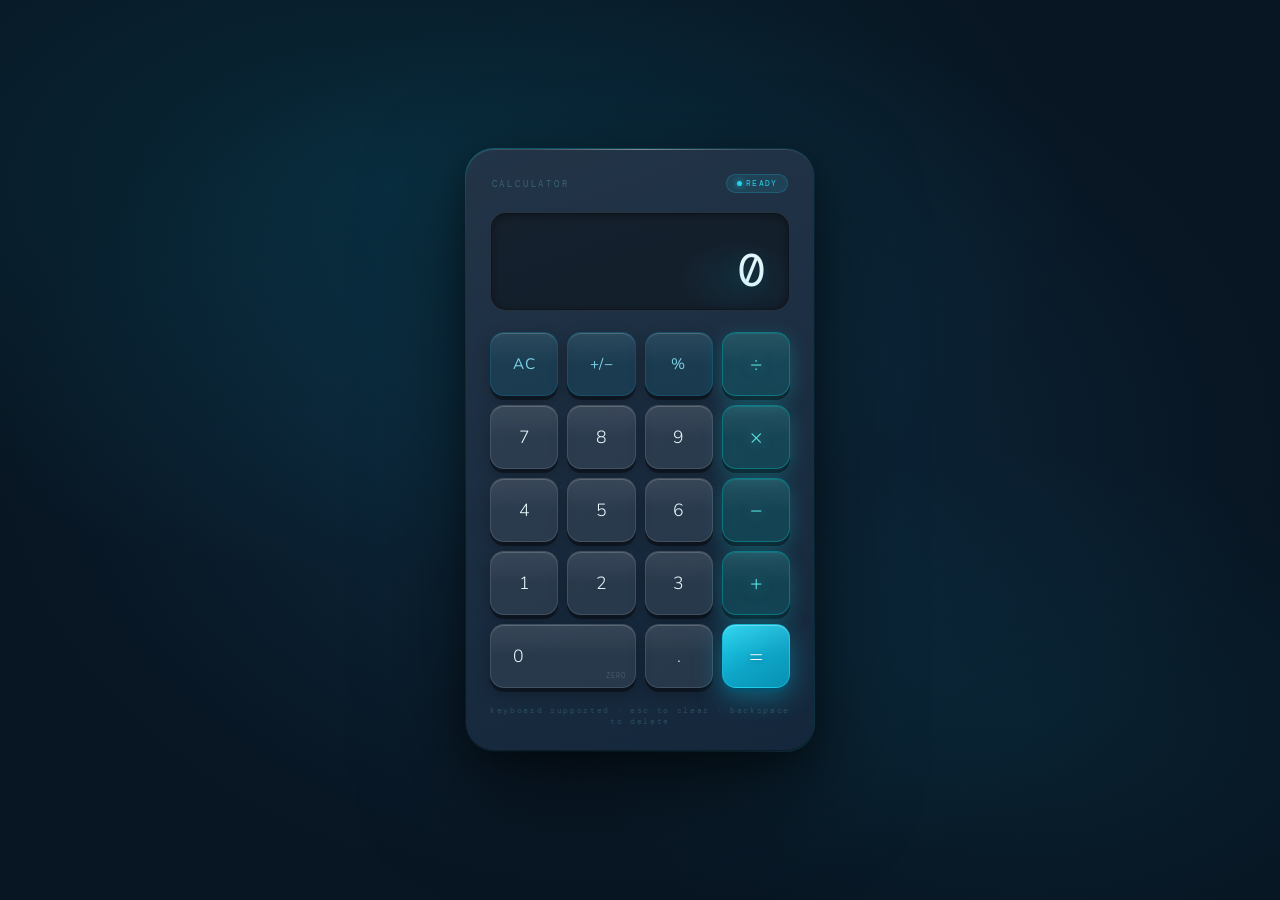
<file: CodeAlpha _Build a Calculator/calculator (1).html>
<!DOCTYPE html>
<html lang="en">
<head>
  <meta charset="UTF-8" />
  <meta name="viewport" content="width=device-width, initial-scale=1.0" />
  <title>Calculator</title>
  <link rel="preconnect" href="https://fonts.googleapis.com" />
  <link href="https://fonts.googleapis.com/css2?family=Nunito:wght@200;300;400;600&family=DM+Mono:wght@300;400&display=swap" rel="stylesheet" />
  <style>
    *, *::before, *::after { box-sizing: border-box; margin: 0; padding: 0; }

    :root {
      /* Ocean blue & teal — soft, elegant */
      --bg-from:      #0a1628;
      --bg-to:        #0d2233;
      --surface:      rgba(255,255,255,0.06);
      --surface-b:    rgba(255,255,255,0.10);
      --glass:        rgba(255,255,255,0.04);

      --key-bg:       rgba(255,255,255,0.07);
      --key-bg-h:     rgba(255,255,255,0.13);
      --key-border:   rgba(255,255,255,0.12);
      --key-shadow-d: rgba(0,0,0,0.35);
      --key-shine:    rgba(255,255,255,0.18);

      --op-bg:        rgba(0,180,180,0.18);
      --op-bg-h:      rgba(0,210,210,0.28);
      --op-border:    rgba(0,200,200,0.35);
      --op-color:     #5de8e8;
      --op-glow:      rgba(0,220,220,0.25);

      --eq-bg:        linear-gradient(135deg, #0ea5c8 0%, #06b6d4 50%, #0891b2 100%);
      --eq-bg-h:      linear-gradient(135deg, #22d3ee 0%, #0ea5c8 100%);
      --eq-border:    rgba(34,211,238,0.5);
      --eq-color:     #fff;
      --eq-glow:      rgba(6,182,212,0.45);

      --sp-bg:        rgba(255,255,255,0.05);
      --sp-color:     #7dd3e8;

      --display-bg:   rgba(0,0,0,0.35);
      --display-border: rgba(255,255,255,0.08);

      --text-bright:  #e8f8fc;
      --text-mid:     #7ab8cc;
      --text-dim:     #3a6a7a;
      --accent:       #22d3ee;
      --teal:         #0ea5c8;

      --radius-calc:  28px;
      --radius-key:   14px;
      --radius-disp:  16px;
    }

    body {
      font-family: 'Nunito', sans-serif;
      min-height: 100vh;
      display: flex;
      align-items: center;
      justify-content: center;
      padding: 1rem;
      background:
        radial-gradient(ellipse 100% 80% at 30% 20%, rgba(6,182,212,0.12) 0%, transparent 55%),
        radial-gradient(ellipse 70% 60% at 80% 80%, rgba(14,165,200,0.08) 0%, transparent 50%),
        radial-gradient(ellipse 50% 50% at 50% 50%, #0d2a3f 0%, #081522 100%);
      background-attachment: fixed;
    }

    /* ── Outer glow ring ── */
    .calc-wrap {
      position: relative;
    }

    .calc-wrap::before {
      content: '';
      position: absolute;
      inset: -1px;
      border-radius: calc(var(--radius-calc) + 1px);
      background: linear-gradient(135deg,
        rgba(34,211,238,0.4) 0%,
        rgba(6,182,212,0.1) 40%,
        rgba(0,100,130,0.2) 70%,
        rgba(34,211,238,0.3) 100%);
      z-index: 0;
    }

    /* ── Calculator Shell ── */
    .calc {
      position: relative;
      z-index: 1;
      width: 348px;
      background:
        linear-gradient(160deg, rgba(255,255,255,0.09) 0%, rgba(255,255,255,0.03) 100%);
      background-color: #0d2035;
      border-radius: var(--radius-calc);
      padding: 1.6rem 1.5rem 1.5rem;
      box-shadow:
        0 40px 100px rgba(0,0,0,0.55),
        0 12px 32px rgba(0,0,0,0.35),
        inset 0 1px 0 rgba(255,255,255,0.12),
        inset 0 -1px 0 rgba(0,0,0,0.3);
      backdrop-filter: blur(20px);
    }

    /* Top specular line */
    .calc::after {
      content: '';
      position: absolute;
      top: 0; left: 18%; right: 18%;
      height: 1px;
      background: linear-gradient(to right, transparent, rgba(255,255,255,0.35), transparent);
      border-radius: 1px;
    }

    /* ── Header ── */
    .calc-header {
      display: flex;
      align-items: center;
      justify-content: space-between;
      margin-bottom: 1.2rem;
      padding: 0 0.1rem;
    }

    .calc-label {
      font-family: 'DM Mono', monospace;
      font-size: 0.58rem;
      font-weight: 300;
      letter-spacing: 0.3em;
      text-transform: uppercase;
      color: var(--text-dim);
    }

    .calc-badge {
      display: flex;
      align-items: center;
      gap: 4px;
      background: rgba(34,211,238,0.1);
      border: 1px solid rgba(34,211,238,0.2);
      border-radius: 20px;
      padding: 3px 10px;
    }

    .badge-dot {
      width: 5px; height: 5px;
      border-radius: 50%;
      background: var(--accent);
      box-shadow: 0 0 6px var(--accent);
      animation: dotPulse 2.4s ease infinite;
    }

    @keyframes dotPulse {
      0%,100% { opacity: 1; box-shadow: 0 0 6px var(--accent); }
      50%      { opacity: 0.5; box-shadow: 0 0 2px var(--accent); }
    }

    .badge-text {
      font-family: 'DM Mono', monospace;
      font-size: 0.52rem;
      letter-spacing: 0.15em;
      color: var(--accent);
      text-transform: uppercase;
    }

    /* ── Display ── */
    .display-wrap {
      background: var(--display-bg);
      border: 1px solid var(--display-border);
      border-radius: var(--radius-disp);
      padding: 1.1rem 1.3rem 1rem;
      margin-bottom: 1.3rem;
      position: relative;
      overflow: hidden;
      box-shadow:
        inset 0 2px 12px rgba(0,0,0,0.4),
        inset 0 0 0 1px rgba(0,0,0,0.2);
    }

    /* Inner glow */
    .display-wrap::before {
      content: '';
      position: absolute;
      bottom: -10px; right: -10px;
      width: 120px; height: 80px;
      background: radial-gradient(ellipse, rgba(6,182,212,0.08) 0%, transparent 70%);
      pointer-events: none;
    }

    .display-expression {
      font-family: 'DM Mono', monospace;
      font-size: 0.68rem;
      font-weight: 300;
      color: var(--text-dim);
      text-align: right;
      min-height: 1.1em;
      letter-spacing: 0.05em;
      white-space: nowrap;
      overflow: hidden;
      text-overflow: ellipsis;
      margin-bottom: 0.4rem;
      transition: color 0.2s ease;
    }

    .display-main {
      font-family: 'DM Mono', monospace;
      font-size: 2.8rem;
      font-weight: 400;
      color: var(--text-bright);
      text-align: right;
      letter-spacing: -0.03em;
      line-height: 1;
      white-space: nowrap;
      overflow: hidden;
      text-overflow: ellipsis;
      text-shadow: 0 0 30px rgba(34,211,238,0.15);
      transition: all 0.1s ease;
    }

    .display-main.error {
      font-size: 1rem;
      color: #f87171;
      letter-spacing: 0;
      text-shadow: none;
    }

    .display-main.pulse { animation: numPulse 0.15s ease; }

    @keyframes numPulse {
      0%   { transform: scale(1);    opacity: 1; }
      40%  { transform: scale(1.04); opacity: 0.9; }
      100% { transform: scale(1);    opacity: 1; }
    }

    /* Cursor blink */
    .display-main::after {
      content: '';
      display: inline-block;
      width: 2px; height: 0.72em;
      background: var(--accent);
      margin-left: 3px;
      vertical-align: middle;
      border-radius: 1px;
      opacity: 0;
      box-shadow: 0 0 6px var(--accent);
    }
    .display-main.active::after {
      animation: blink 1.4s ease infinite;
    }
    @keyframes blink {
      0%,100% { opacity: 0; }
      45%,55% { opacity: 0.8; }
    }

    /* ── Keypad ── */
    .keypad {
      display: grid;
      grid-template-columns: repeat(4, 1fr);
      gap: 9px;
    }

    /* ── Base Key ── */
    .key {
      font-family: 'Nunito', sans-serif;
      font-size: 1.1rem;
      font-weight: 300;
      color: var(--text-bright);
      background: var(--key-bg);
      border: 1px solid var(--key-border);
      border-radius: var(--radius-key);
      height: 64px;
      cursor: pointer;
      display: flex;
      align-items: center;
      justify-content: center;
      position: relative;
      outline: none;
      transition:
        transform 0.08s cubic-bezier(0.34,1.56,0.64,1),
        box-shadow 0.08s ease,
        background 0.15s ease;
      box-shadow:
        0 4px 0 rgba(0,0,0,0.4),
        0 6px 16px rgba(0,0,0,0.25),
        inset 0 1px 0 var(--key-shine);
      user-select: none;
      -webkit-tap-highlight-color: transparent;
      overflow: hidden;
    }

    /* Shimmer overlay */
    .key::before {
      content: '';
      position: absolute;
      top: 0; left: 0; right: 0;
      height: 50%;
      background: linear-gradient(to bottom, rgba(255,255,255,0.07), transparent);
      border-radius: var(--radius-key) var(--radius-key) 0 0;
      pointer-events: none;
    }

    .key:hover {
      background: var(--key-bg-h);
      box-shadow:
        0 4px 0 rgba(0,0,0,0.35),
        0 8px 20px rgba(0,0,0,0.2),
        inset 0 1px 0 rgba(255,255,255,0.22);
    }

    .key:active, .key.pressed {
      transform: translateY(3px) scale(0.97);
      box-shadow:
        0 1px 0 rgba(0,0,0,0.4),
        0 2px 6px rgba(0,0,0,0.2),
        inset 0 2px 4px rgba(0,0,0,0.25);
    }

    /* ── Operator keys ── */
    .key.op {
      color: var(--op-color);
      background: var(--op-bg);
      border-color: var(--op-border);
      font-size: 1.3rem;
      font-weight: 300;
      box-shadow:
        0 4px 0 rgba(0,0,0,0.4),
        0 6px 20px var(--op-glow),
        inset 0 1px 0 rgba(0,230,230,0.15);
      text-shadow: 0 0 14px rgba(93,232,232,0.5);
    }

    .key.op:hover {
      background: var(--op-bg-h);
      box-shadow:
        0 4px 0 rgba(0,0,0,0.35),
        0 8px 28px rgba(0,220,220,0.35),
        inset 0 1px 0 rgba(0,230,230,0.2);
    }

    .key.op:active, .key.op.pressed {
      transform: translateY(3px) scale(0.97);
      box-shadow:
        0 1px 0 rgba(0,0,0,0.4),
        0 3px 12px rgba(0,220,220,0.2),
        inset 0 2px 4px rgba(0,0,0,0.3);
    }

    /* ── Equals key ── */
    .key.eq {
      background: linear-gradient(150deg, #22d3ee 0%, #0ea5c8 55%, #0891b2 100%);
      border-color: rgba(34,211,238,0.5);
      color: #fff;
      font-size: 1.5rem;
      font-weight: 200;
      box-shadow:
        0 4px 0 rgba(4,80,110,0.7),
        0 8px 28px rgba(6,182,212,0.45),
        inset 0 1px 0 rgba(255,255,255,0.3);
      text-shadow: 0 1px 4px rgba(0,0,0,0.3);
    }

    .key.eq:hover {
      background: linear-gradient(150deg, #34e8ff 0%, #22c5e0 55%, #0bafd4 100%);
      box-shadow:
        0 4px 0 rgba(4,80,110,0.7),
        0 12px 36px rgba(6,182,212,0.6),
        inset 0 1px 0 rgba(255,255,255,0.35);
    }

    .key.eq:active, .key.eq.pressed {
      transform: translateY(3px) scale(0.97);
      box-shadow:
        0 1px 0 rgba(4,80,110,0.7),
        0 4px 16px rgba(6,182,212,0.4),
        inset 0 2px 5px rgba(0,0,0,0.2);
    }

    /* ── Special (AC, +/−, %) ── */
    .key.sp {
      color: var(--sp-color);
      background: rgba(14,165,200,0.1);
      border-color: rgba(14,165,200,0.2);
      font-size: 0.95rem;
      font-weight: 400;
      letter-spacing: 0.02em;
    }

    .key.sp:hover {
      background: rgba(14,165,200,0.18);
    }

    /* Wide */
    .key.wide { grid-column: span 2; justify-content: flex-start; padding-left: 1.4rem; }
    .key.wide::before { right: 0; border-radius: var(--radius-key) 0 0 0; }

    /* Sub label */
    .key-sub {
      position: absolute;
      bottom: 7px; right: 9px;
      font-size: 0.46rem;
      font-family: 'DM Mono', monospace;
      letter-spacing: 0.12em;
      color: rgba(255,255,255,0.2);
      text-transform: uppercase;
    }

    /* ── Footer hint ── */
    .kb-hint {
      font-family: 'DM Mono', monospace;
      font-size: 0.52rem;
      letter-spacing: 0.2em;
      color: var(--text-dim);
      text-align: center;
      margin-top: 1.1rem;
      opacity: 0.55;
    }

    /* ── Responsive ── */
    @media (max-width: 380px) {
      .calc { width: 100%; padding: 1.2rem 1rem; }
      .key { height: 58px; font-size: 1rem; }
      .display-main { font-size: 2.2rem; }
      .keypad { gap: 7px; }
    }

    @media (prefers-reduced-motion: reduce) {
      .key, .display-main { transition: none; animation: none; }
    }
  </style>
</head>
<body>

<div class="calc-wrap">
  <div class="calc" role="application" aria-label="Calculator">

    <div class="calc-header">
      <span class="calc-label">Calculator</span>
      <div class="calc-badge">
        <span class="badge-dot"></span>
        <span class="badge-text">Ready</span>
      </div>
    </div>

    <div class="display-wrap">
      <div class="display-expression" id="expression" aria-live="polite"></div>
      <div class="display-main active" id="display" aria-live="assertive" aria-atomic="true">0</div>
    </div>

    <div class="keypad" id="keypad">
      <!-- Row 1 -->
      <button class="key sp" data-action="clear"   aria-label="Clear">AC</button>
      <button class="key sp" data-action="sign"    aria-label="Toggle sign">+/−</button>
      <button class="key sp" data-action="percent" aria-label="Percent">%</button>
      <button class="key op" data-action="op" data-value="÷" aria-label="Divide">÷</button>
      <!-- Row 2 -->
      <button class="key" data-action="num" data-value="7">7</button>
      <button class="key" data-action="num" data-value="8">8</button>
      <button class="key" data-action="num" data-value="9">9</button>
      <button class="key op" data-action="op" data-value="×" aria-label="Multiply">×</button>
      <!-- Row 3 -->
      <button class="key" data-action="num" data-value="4">4</button>
      <button class="key" data-action="num" data-value="5">5</button>
      <button class="key" data-action="num" data-value="6">6</button>
      <button class="key op" data-action="op" data-value="−" aria-label="Subtract">−</button>
      <!-- Row 4 -->
      <button class="key" data-action="num" data-value="1">1</button>
      <button class="key" data-action="num" data-value="2">2</button>
      <button class="key" data-action="num" data-value="3">3</button>
      <button class="key op" data-action="op" data-value="+" aria-label="Add">+</button>
      <!-- Row 5 -->
      <button class="key wide" data-action="num" data-value="0" aria-label="Zero">0<span class="key-sub">zero</span></button>
      <button class="key" data-action="decimal" aria-label="Decimal">.</button>
      <button class="key eq" data-action="equals" aria-label="Equals">=</button>
    </div>

    <p class="kb-hint">keyboard supported · esc to clear · backspace to delete</p>

  </div>
</div>

<script>
  const state = {
    current:  "0",
    previous: null,
    operator: null,
    justCalc: false,
    hasError: false,
  };

  const display    = document.getElementById("display");
  const expression = document.getElementById("expression");

  function render() {
    display.textContent = state.current;
    display.classList.toggle("error", state.hasError);
    expression.textContent =
      state.operator && state.previous !== null
        ? `${state.previous} ${state.operator}`
        : "";
  }

  function flashPulse() {
    display.classList.remove("pulse");
    void display.offsetWidth;
    display.classList.add("pulse");
  }

  function inputNum(digit) {
    if (state.hasError) reset();
    if (state.justCalc) { state.current = digit; state.justCalc = false; return; }
    if (state.current === "0" && digit !== ".") state.current = digit;
    else if (state.current.length < 13) state.current += digit;
  }

  function inputDecimal() {
    if (state.justCalc) { state.current = "0."; state.justCalc = false; return; }
    if (!state.current.includes(".")) state.current += ".";
  }

  function inputOperator(op) {
    if (state.hasError) return;
    if (state.operator && !state.justCalc) calculate(false);
    state.previous = state.current;
    state.operator = op;
    state.justCalc = true;
  }

  function calculate(isFinal = true) {
    if (!state.operator || state.previous === null) return;
    const a = parseFloat(state.previous);
    const b = parseFloat(state.current);
    let result;
    switch (state.operator) {
      case "+": result = a + b; break;
      case "−": result = a - b; break;
      case "×": result = a * b; break;
      case "÷":
        if (b === 0) {
          state.current = "Can't divide by 0";
          state.hasError = true;
          state.operator = null; state.previous = null; state.justCalc = false;
          render(); return;
        }
        result = a / b; break;
      default: return;
    }
    const str = String(parseFloat(result.toPrecision(10)));
    state.current = str.length > 13 ? result.toExponential(4) : str;
    if (isFinal) {
      state.operator = null; state.previous = null; state.justCalc = true;
      flashPulse();
    }
  }

  function toggleSign() {
    if (state.hasError) return;
    const n = parseFloat(state.current);
    if (!isNaN(n) && n !== 0) state.current = String(n * -1);
  }

  function percent() {
    if (state.hasError) return;
    const n = parseFloat(state.current);
    if (!isNaN(n)) state.current = String(n / 100);
  }

  function reset() {
    state.current = "0"; state.previous = null;
    state.operator = null; state.justCalc = false; state.hasError = false;
  }

  function backspace() {
    if (state.hasError || state.justCalc) return;
    state.current = state.current.length > 1 ? state.current.slice(0, -1) : "0";
  }

  function handle(action, value) {
    switch (action) {
      case "num":     inputNum(value);      break;
      case "decimal": inputDecimal();       break;
      case "op":      inputOperator(value); break;
      case "equals":  calculate(true);      break;
      case "clear":   reset();              break;
      case "sign":    toggleSign();         break;
      case "percent": percent();            break;
    }
    render();
  }

  // Button interactions
  const keypad = document.getElementById("keypad");
  keypad.addEventListener("pointerdown", e => {
    const b = e.target.closest(".key"); if (b) b.classList.add("pressed");
  });
  ["pointerup","pointerleave"].forEach(ev =>
    keypad.addEventListener(ev, e => {
      const b = e.target.closest(".key"); if (b) b.classList.remove("pressed");
    })
  );
  keypad.addEventListener("click", e => {
    const b = e.target.closest(".key"); if (!b) return;
    handle(b.dataset.action, b.dataset.value);
  });

  // Keyboard
  const KEY_MAP = {
    "0":["num","0"],"1":["num","1"],"2":["num","2"],"3":["num","3"],
    "4":["num","4"],"5":["num","5"],"6":["num","6"],"7":["num","7"],
    "8":["num","8"],"9":["num","9"],
    ".":["decimal",null],",":["decimal",null],
    "+":["op","+"],"-":["op","−"],"*":["op","×"],"/":["op","÷"],
    "x":["op","×"],"X":["op","×"],
    "Enter":["equals",null],"=":["equals",null],
    "Escape":["clear",null],"Delete":["clear",null],"c":["clear",null],"C":["clear",null],
    "Backspace":["backspace",null],"%":["percent",null],
  };

  document.addEventListener("keydown", e => {
    const mapped = KEY_MAP[e.key]; if (!mapped) return;
    e.preventDefault();
    const [action, value] = mapped;
    const sel = value ? `[data-action="${action}"][data-value="${value}"]` : `[data-action="${action}"]`;
    const btn = document.querySelector(sel);
    if (btn) { btn.classList.add("pressed"); setTimeout(() => btn.classList.remove("pressed"), 120); }
    if (action === "backspace") { backspace(); render(); }
    else handle(action, value);
  });

  render();
</script>
</body>
</html>
</file>
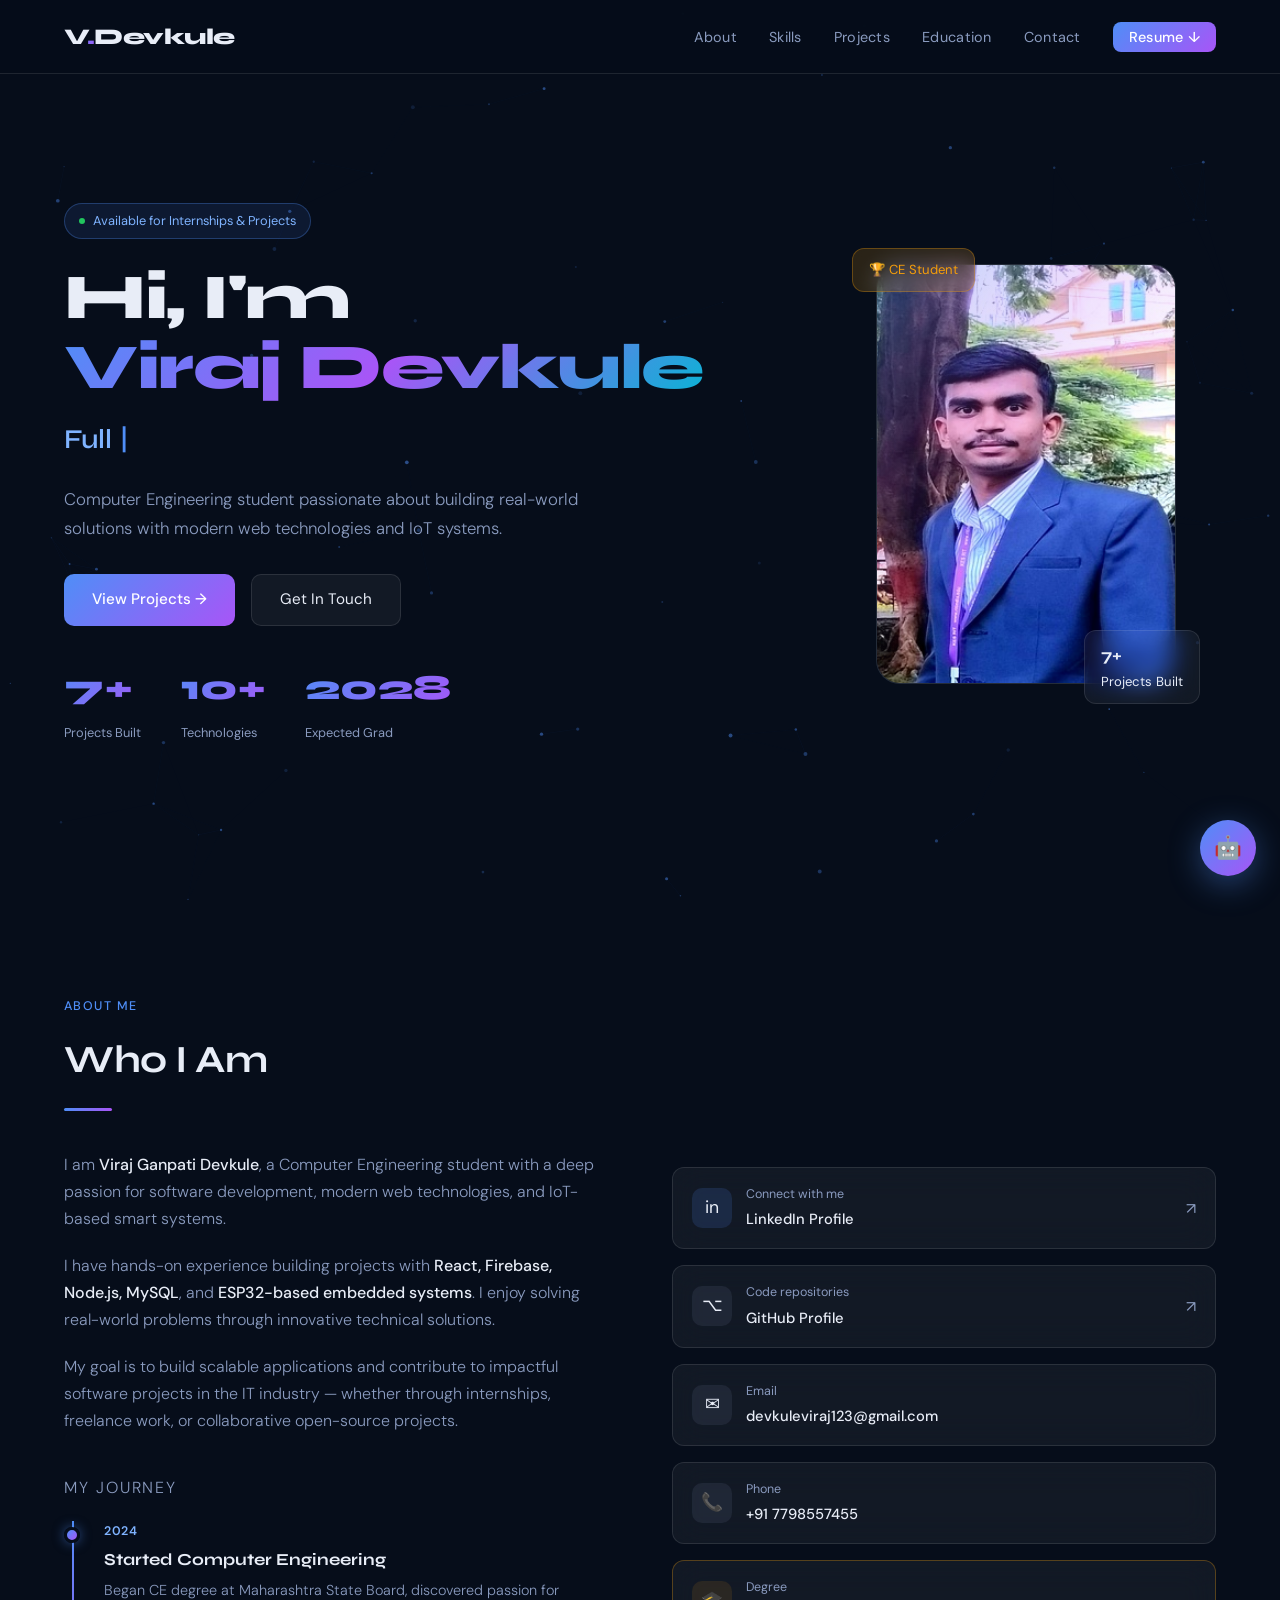
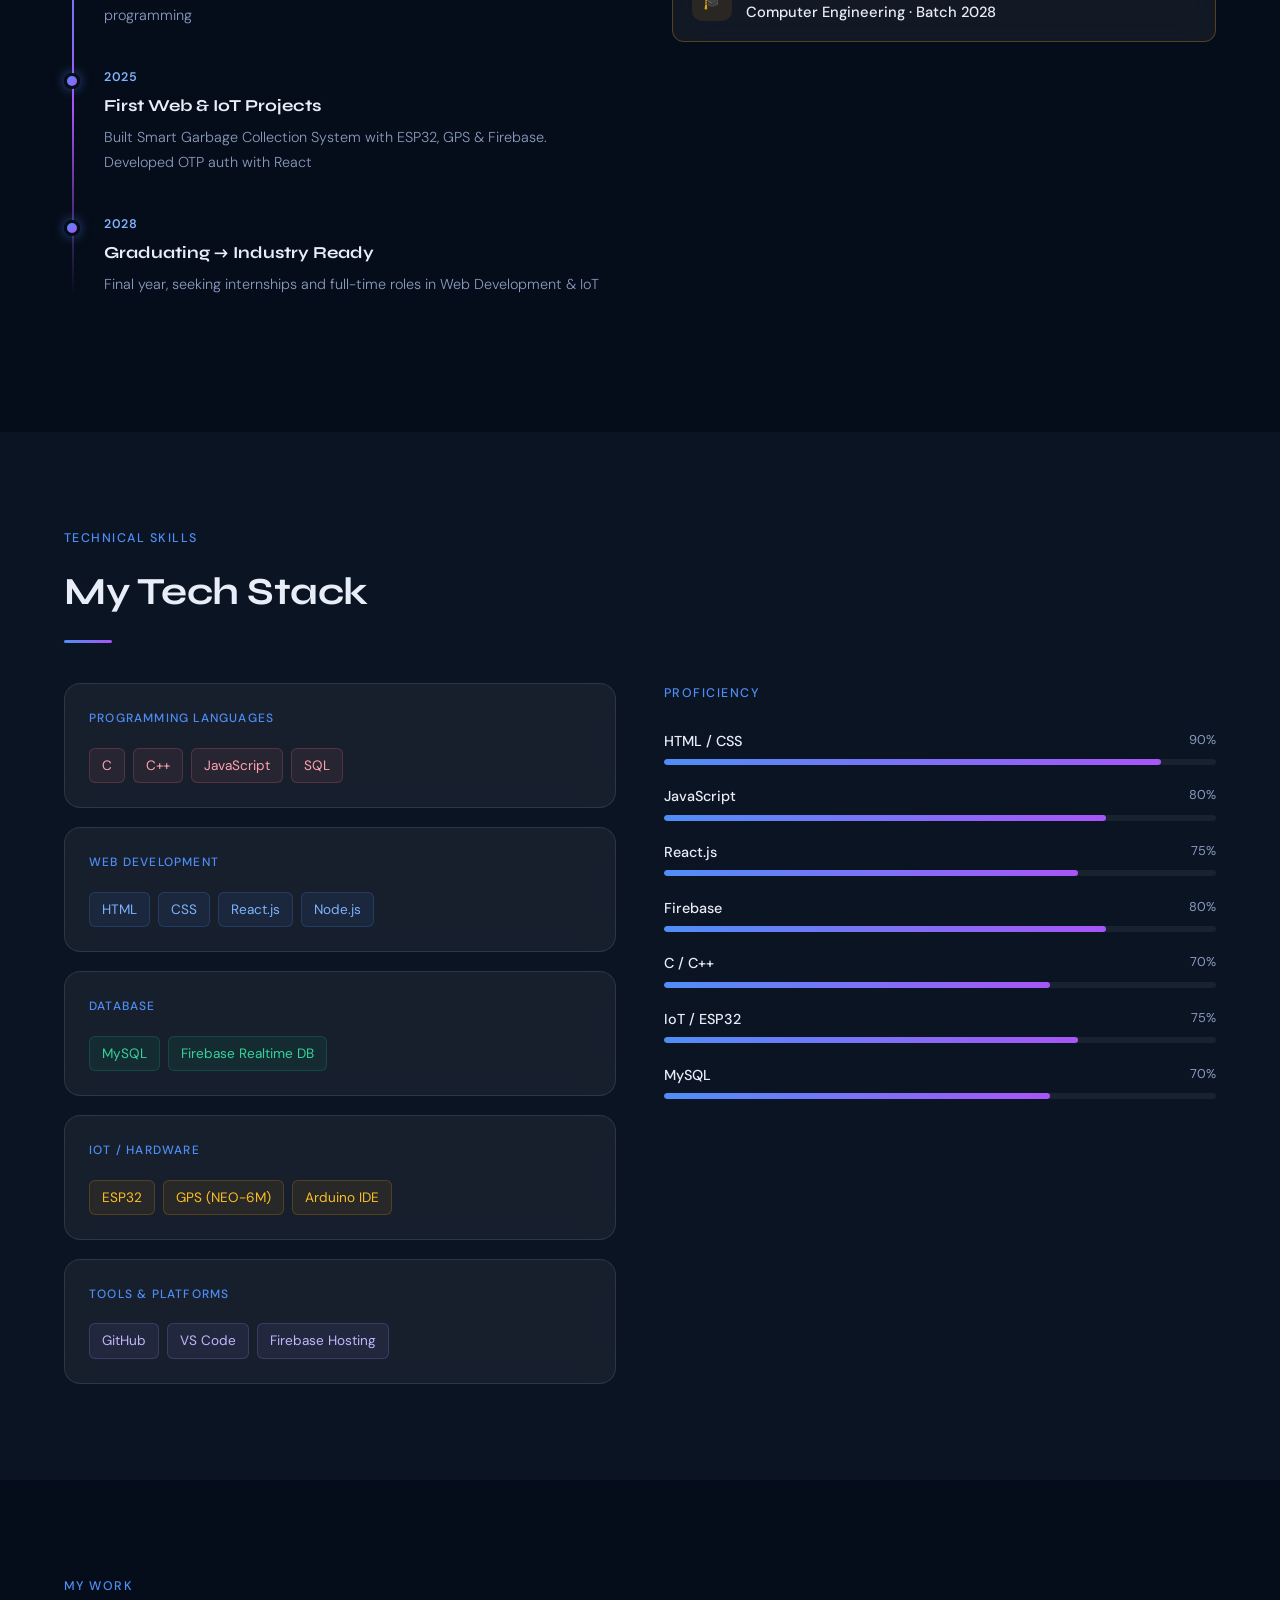
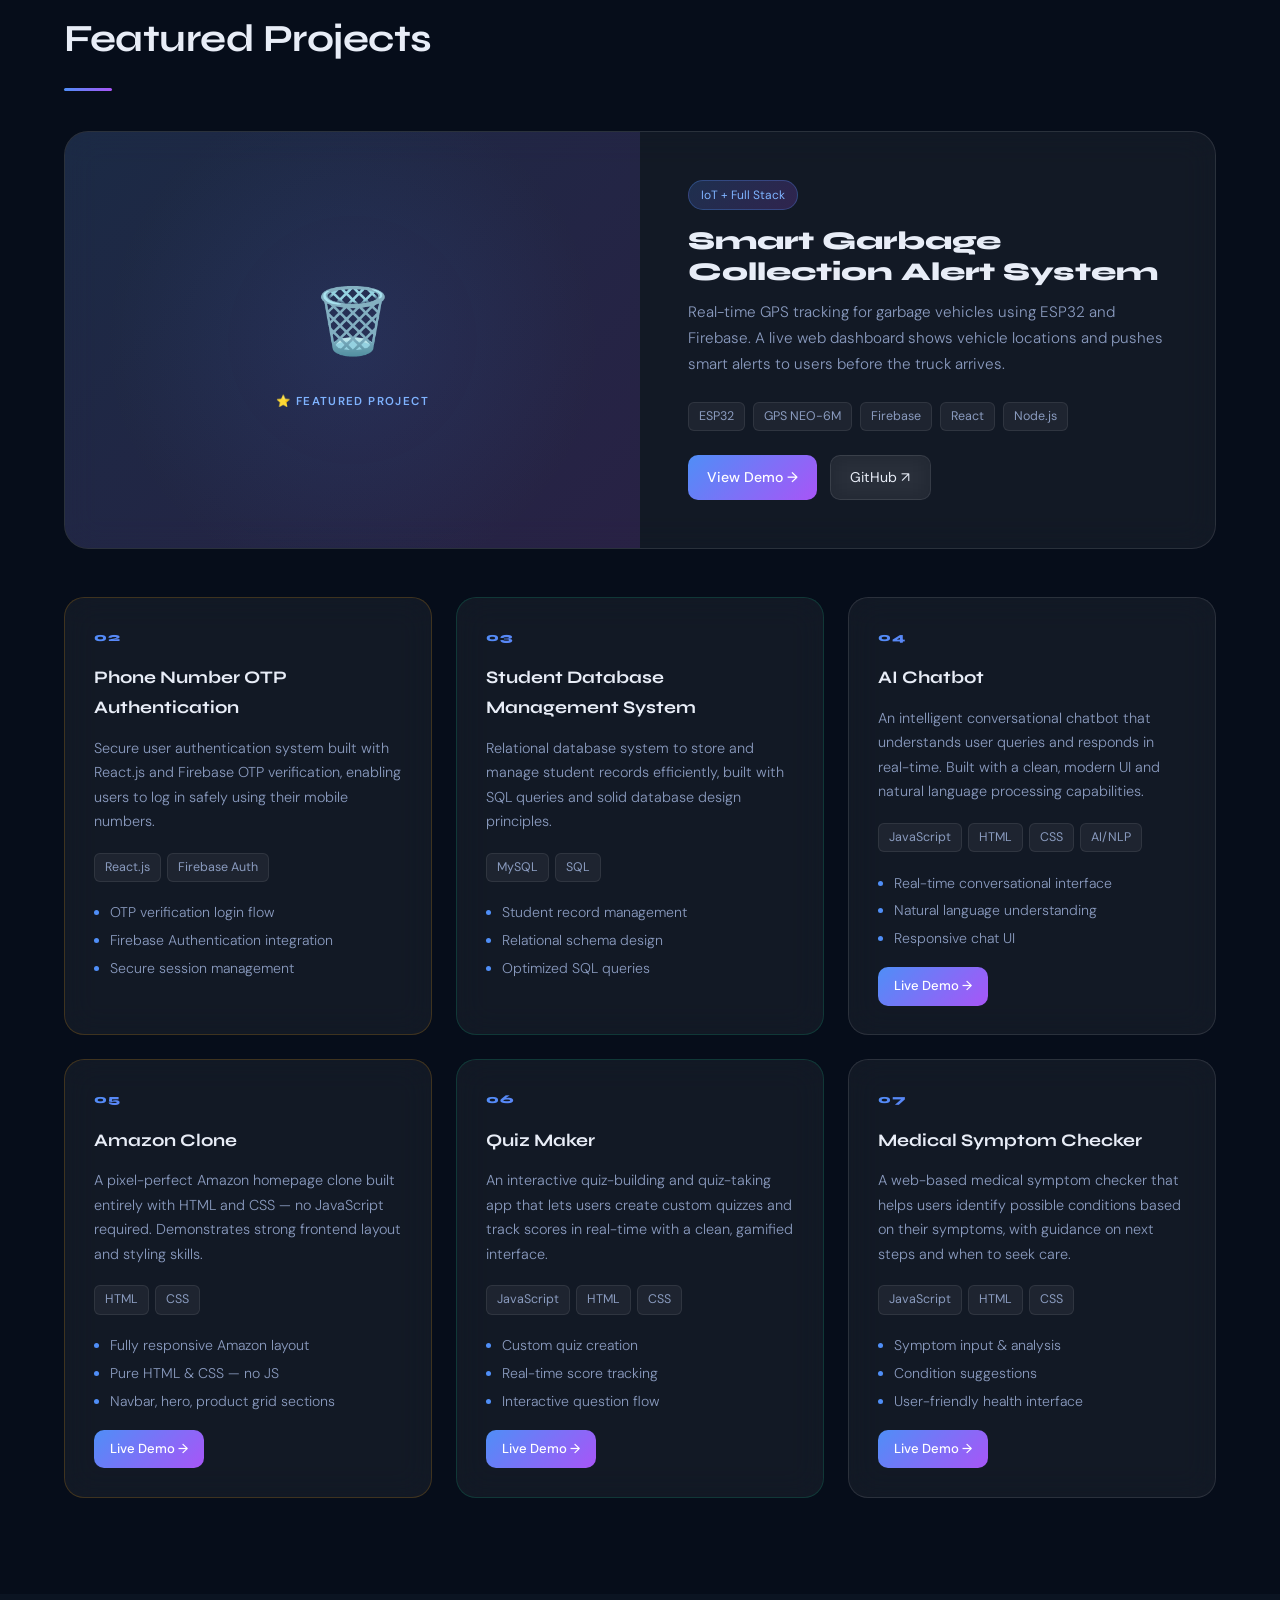
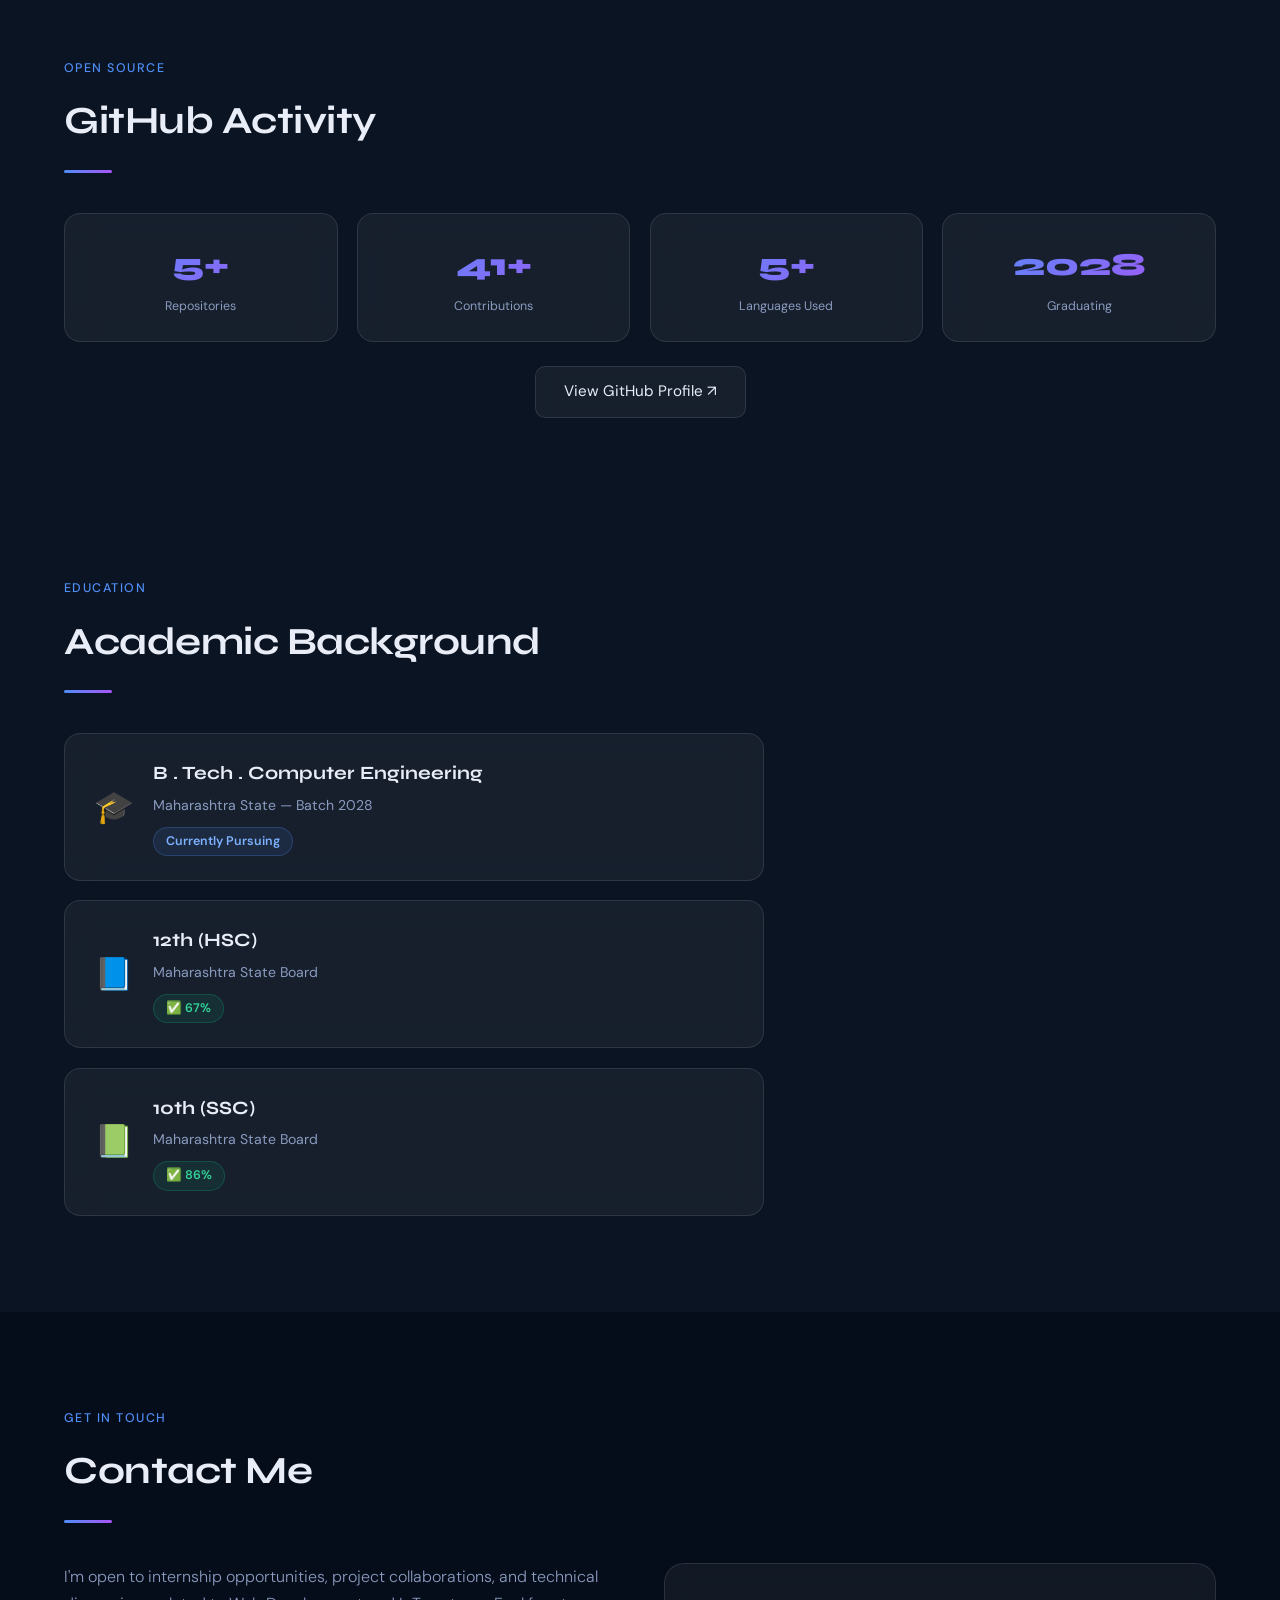
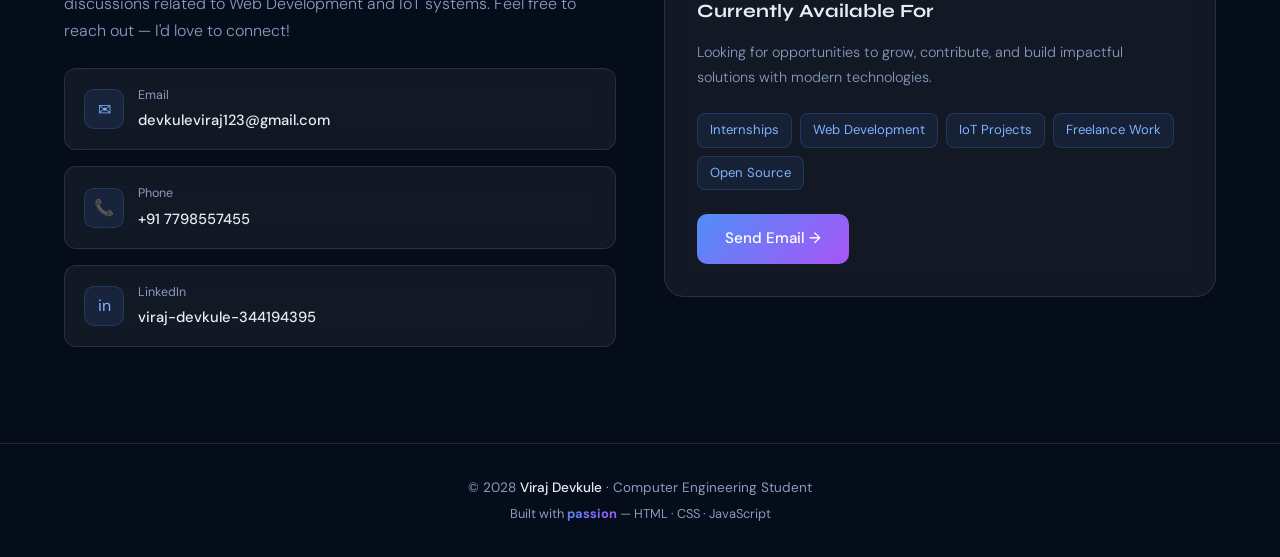
<file: CodeAlpha_Build Your Own Portfolio Site/viraj_portfolio_upgraded.html>
<!DOCTYPE html>
<html lang="en">
<head>
<meta charset="UTF-8">
<meta name="viewport" content="width=device-width, initial-scale=1.0">
<title>Viraj Devkule – Portfolio</title>
<link href="https://fonts.googleapis.com/css2?family=Syne:wght@400;600;700;800&family=DM+Sans:ital,wght@0,300;0,400;0,500;1,300&display=swap" rel="stylesheet">
<style>
:root {
  --navy: #060d1a;
  --navy2: #0b1422;
  --accent: #4f8ef7;
  --accent2: #7fb3ff;
  --gold: #f59e0b;
  --surface: rgba(255,255,255,0.04);
  --surface2: rgba(255,255,255,0.07);
  --text: #e8edf7;
  --muted: #8a9bbf;
  --border: rgba(79,142,247,0.15);
  --glass: rgba(255,255,255,0.05);
  --glass-border: rgba(255,255,255,0.1);
  --grad1: #4f8ef7;
  --grad2: #a855f7;
  --grad3: #06b6d4;
}
*, *::before, *::after { box-sizing: border-box; margin: 0; padding: 0; }
html { scroll-behavior: smooth; }
body {
  font-family: 'DM Sans', sans-serif;
  background: var(--navy);
  color: var(--text);
  overflow-x: hidden;
  line-height: 1.7;
  cursor: default;
}

/* LOADING SCREEN */
#loader {
  position: fixed; inset: 0; z-index: 9999;
  background: var(--navy);
  display: flex; align-items: center; justify-content: center;
  flex-direction: column;
  transition: opacity 0.6s ease;
}
.loader-text {
  font-family: 'Syne', sans-serif;
  font-size: clamp(2.5rem, 8vw, 5rem);
  font-weight: 800;
  background: linear-gradient(135deg, var(--grad1), var(--grad2), var(--grad3));
  -webkit-background-clip: text; -webkit-text-fill-color: transparent;
  letter-spacing: -2px;
  overflow: hidden;
  white-space: nowrap;
  width: 0;
  animation: typewriter 1.4s steps(5) 0.3s forwards;
}
@keyframes typewriter { to { width: 5ch; } }
.loader-bar {
  margin-top: 24px;
  width: 200px; height: 2px;
  background: rgba(255,255,255,0.1);
  border-radius: 99px;
  overflow: hidden;
}
.loader-bar-fill {
  height: 100%;
  background: linear-gradient(90deg, var(--grad1), var(--grad2));
  border-radius: 99px;
  animation: loadBar 1.6s ease forwards;
}
@keyframes loadBar { from { width: 0; } to { width: 100%; } }

/* PARTICLES */
#particles { position: fixed; inset: 0; z-index: 0; pointer-events: none; }

/* NAV */
nav {
  position: fixed; top: 0; left: 0; right: 0; z-index: 100;
  display: flex; justify-content: space-between; align-items: center;
  padding: 1.1rem 5%;
  background: rgba(6,13,26,0.8);
  backdrop-filter: blur(20px);
  border-bottom: 1px solid var(--glass-border);
}
.logo {
  font-family: 'Syne', sans-serif;
  font-weight: 800; font-size: 1.4rem; color: var(--text);
  letter-spacing: -0.5px;
}
.logo span { 
  background: linear-gradient(135deg, var(--grad1), var(--grad2));
  -webkit-background-clip: text; -webkit-text-fill-color: transparent;
}
nav ul { list-style: none; display: flex; gap: 2rem; align-items: center; }
nav ul a {
  text-decoration: none; color: var(--muted);
  font-size: 0.9rem; font-weight: 400;
  transition: color 0.2s;
  letter-spacing: 0.02em;
}
nav ul a:hover { color: var(--text); }
.nav-resume {
  background: linear-gradient(135deg, var(--grad1), var(--grad2));
  color: #fff !important;
  padding: 6px 16px; border-radius: 8px;
  font-weight: 500 !important;
  transition: opacity 0.2s, transform 0.15s !important;
}
.nav-resume:hover { opacity: 0.9; transform: translateY(-1px) !important; color: #fff !important; }

/* HERO */
.hero {
  min-height: 100vh;
  display: flex; align-items: center;
  padding: 7rem 5% 4rem;
  position: relative; overflow: hidden; z-index: 1;
}
.hero-inner {
  display: grid;
  grid-template-columns: 1fr 380px;
  gap: 4rem; align-items: center;
  max-width: 1200px; margin: 0 auto; width: 100%;
  position: relative; z-index: 2;
}
.hero-badge {
  display: inline-flex; align-items: center; gap: 8px;
  background: rgba(79,142,247,0.1);
  border: 1px solid rgba(79,142,247,0.3);
  padding: 6px 14px; border-radius: 100px;
  font-size: 0.8rem; color: var(--accent2);
  margin-bottom: 1.5rem;
  animation: fadeUp 0.6s ease both;
}
.dot { width: 6px; height: 6px; border-radius: 50%; background: #22c55e; animation: pulse 2s infinite; }
@keyframes pulse { 0%,100%{opacity:1} 50%{opacity:0.4} }
.hero h1 {
  font-family: 'Syne', sans-serif;
  font-size: clamp(2.8rem, 5vw, 4.2rem);
  font-weight: 800;
  line-height: 1.1;
  letter-spacing: -1.5px;
  margin-bottom: 0.5rem;
  animation: fadeUp 0.6s 0.1s ease both;
}
.hero h1 .name-grad {
  background: linear-gradient(135deg, var(--grad1), var(--grad2), var(--grad3));
  -webkit-background-clip: text; -webkit-text-fill-color: transparent;
}
.typing-wrapper {
  font-family: 'Syne', sans-serif;
  font-size: clamp(1.2rem, 2.5vw, 1.7rem);
  font-weight: 600;
  color: var(--muted);
  margin-bottom: 1.2rem;
  height: 2em;
  animation: fadeUp 0.6s 0.15s ease both;
  display: flex; align-items: center; gap: 8px;
}
.typing-text { color: var(--accent2); }
.cursor-blink { color: var(--accent); animation: blink 0.8s infinite; }
@keyframes blink { 0%,100%{opacity:1} 50%{opacity:0} }
.hero-sub {
  font-size: 1.05rem; color: var(--muted);
  max-width: 520px; margin-bottom: 2rem;
  animation: fadeUp 0.6s 0.2s ease both;
  font-weight: 300;
}
.hero-btns {
  display: flex; gap: 1rem; flex-wrap: wrap;
  animation: fadeUp 0.6s 0.3s ease both;
}
.btn-primary {
  display: inline-flex; align-items: center; gap: 8px;
  background: linear-gradient(135deg, var(--grad1), var(--grad2));
  color: #fff; text-decoration: none;
  padding: 0.75rem 1.75rem; border-radius: 10px;
  font-weight: 500; font-size: 0.95rem;
  transition: opacity 0.2s, transform 0.15s;
  border: none; cursor: pointer;
}
.btn-primary:hover { opacity: 0.9; transform: translateY(-2px); }
.btn-outline {
  display: inline-flex; align-items: center; gap: 8px;
  border: 1px solid var(--glass-border);
  background: var(--glass);
  backdrop-filter: blur(10px);
  color: var(--text); text-decoration: none;
  padding: 0.75rem 1.75rem; border-radius: 10px;
  font-weight: 400; font-size: 0.95rem;
  transition: border-color 0.2s, transform 0.15s;
}
.btn-outline:hover { border-color: var(--accent); transform: translateY(-2px); }

/* HERO PHOTO — 3D tilt */
.hero-photo {
  position: relative;
  animation: fadeUp 0.6s 0.2s ease both;
  display: flex; justify-content: center;
}
.photo-tilt-wrapper {
  perspective: 800px;
}
.photo-frame {
  width: 300px; height: 420px;
  border-radius: 24px;
  overflow: hidden;
  border: 1px solid var(--glass-border);
  position: relative;
  background: #0b1422;
  transform-style: preserve-3d;
  transition: transform 0.15s ease;
  display: block;
}
.photo-frame-inner {
  width: 100%; height: 100%;
  display: flex; align-items: center; justify-content: center;
  font-family: 'Syne', sans-serif;
  font-size: 1.1rem;
  color: var(--muted);
  text-align: center;
  padding: 2rem;
  flex-direction: column; gap: 1rem;
}
.photo-avatar {
  width: 120px; height: 120px; border-radius: 50%;
  background: linear-gradient(135deg, var(--grad1), var(--grad2));
  display: flex; align-items: center; justify-content: center;
  font-size: 3rem; font-weight: 800; color: #fff;
  font-family: 'Syne', sans-serif;
}
.photo-glow {
  position: absolute; inset: -2px; border-radius: 26px;
  background: linear-gradient(135deg, rgba(79,142,247,0.4), rgba(168,85,247,0.2), transparent 60%);
  pointer-events: none; z-index: 1;
}
.float-badge {
  position: absolute; z-index: 10;
  background: var(--glass); backdrop-filter: blur(12px);
  border: 1px solid var(--glass-border); border-radius: 12px;
  padding: 10px 16px; font-size: 0.82rem;
  animation: floatY 3s ease-in-out infinite;
}
@keyframes floatY { 0%,100%{transform:translateY(0)} 50%{transform:translateY(-8px)} }
.float-badge.bottom-right { bottom: -20px; right: -24px; }
.float-badge.top-left { top: -16px; left: -24px; animation-delay: 1s; }
.float-badge strong { display: block; font-size: 1.1rem; color: var(--text); font-family: 'Syne', sans-serif; }
.badge-gold { background: rgba(245,158,11,0.15); border-color: rgba(245,158,11,0.3); color: var(--gold); }

@keyframes fadeUp { from { opacity:0; transform:translateY(24px); } to { opacity:1; transform:none; } }

/* SCROLL REVEAL */
.reveal { opacity: 0; transform: translateY(40px); transition: opacity 0.7s ease, transform 0.7s ease; }
.reveal.visible { opacity: 1; transform: none; }

/* SECTIONS */
section { padding: 6rem 5%; position: relative; z-index: 1; }
.section-inner { max-width: 1200px; margin: 0 auto; }
.section-label {
  font-size: 0.78rem; letter-spacing: 0.12em; text-transform: uppercase;
  color: var(--accent); font-weight: 500; margin-bottom: 0.6rem;
}
.section-title {
  font-family: 'Syne', sans-serif;
  font-size: clamp(1.8rem, 3vw, 2.6rem);
  font-weight: 700; margin-bottom: 1rem; letter-spacing: -0.5px;
}
.section-divider {
  width: 48px; height: 3px;
  background: linear-gradient(90deg, var(--grad1), var(--grad2));
  border-radius: 99px; margin-bottom: 2.5rem;
}

/* STATS COUNTER */
.stats-hero {
  display: flex; gap: 2.5rem; margin-top: 2rem;
  animation: fadeUp 0.6s 0.4s ease both;
  flex-wrap: wrap;
}
.stat-item { }
.stat-item .num {
  font-family: 'Syne', sans-serif; font-size: 2.2rem; font-weight: 800;
  background: linear-gradient(135deg, var(--grad1), var(--grad2));
  -webkit-background-clip: text; -webkit-text-fill-color: transparent;
  display: block;
}
.stat-item .lbl { font-size: 0.8rem; color: var(--muted); }

/* TIMELINE */
.timeline { position: relative; padding-left: 2.5rem; }
.timeline::before {
  content: '';
  position: absolute; left: 8px; top: 0; bottom: 0; width: 2px;
  background: linear-gradient(180deg, var(--grad1), var(--grad2), transparent);
}
.tl-item { position: relative; margin-bottom: 2.5rem; }
.tl-dot {
  position: absolute; left: -2.5rem; top: 6px;
  width: 16px; height: 16px; border-radius: 50%;
  background: linear-gradient(135deg, var(--grad1), var(--grad2));
  border: 3px solid var(--navy);
  box-shadow: 0 0 12px rgba(79,142,247,0.5);
}
.tl-year {
  font-size: 0.78rem; color: var(--accent2);
  font-weight: 600; letter-spacing: 0.05em;
  margin-bottom: 4px;
}
.tl-title {
  font-family: 'Syne', sans-serif;
  font-size: 1.05rem; font-weight: 700; margin-bottom: 4px;
}
.tl-desc { font-size: 0.9rem; color: var(--muted); font-weight: 300; }

/* ABOUT */
.about-grid { display: grid; grid-template-columns: 1fr 1fr; gap: 4rem; align-items: start; }
.about-text p { color: var(--muted); margin-bottom: 1.2rem; font-size: 1rem; font-weight: 300; }
.about-text p strong { color: var(--text); font-weight: 500; }

/* GLASS CARD */
.glass-card {
  background: var(--glass);
  backdrop-filter: blur(16px);
  border: 1px solid var(--glass-border);
  border-radius: 16px; padding: 1.5rem;
  transition: border-color 0.2s, transform 0.2s;
}
.glass-card:hover { border-color: rgba(79,142,247,0.4); transform: translateY(-4px); }

/* SKILLS */
.skills-bg { background: var(--navy2); }
.skills-grid { display: grid; grid-template-columns: repeat(auto-fit, minmax(240px, 1fr)); gap: 1.5rem; }
.skill-group {
  background: var(--glass);
  backdrop-filter: blur(16px);
  border: 1px solid var(--glass-border);
  border-radius: 16px; padding: 1.5rem;
  transition: border-color 0.2s, transform 0.2s;
}
.skill-group:hover { border-color: rgba(79,142,247,0.3); transform: translateY(-3px); }
.skill-group-title {
  font-size: 0.75rem; letter-spacing: 0.1em; text-transform: uppercase;
  color: var(--accent); margin-bottom: 1.2rem; font-weight: 500;
}
.skill-tags { display: flex; flex-wrap: wrap; gap: 8px; }
.skill-tag {
  background: rgba(79,142,247,0.08);
  border: 1px solid rgba(79,142,247,0.2);
  color: var(--accent2);
  padding: 5px 12px; border-radius: 6px;
  font-size: 0.85rem; font-weight: 400;
}
.skill-tag.iot { background: rgba(245,158,11,0.08); border-color: rgba(245,158,11,0.2); color: #fbbf24; }
.skill-tag.db { background: rgba(16,185,129,0.08); border-color: rgba(16,185,129,0.2); color: #34d399; }
.skill-tag.tool { background: rgba(167,139,250,0.08); border-color: rgba(167,139,250,0.2); color: #c4b5fd; }
.skill-tag.lang { background: rgba(251,113,133,0.08); border-color: rgba(251,113,133,0.2); color: #fda4af; }

/* SKILL BARS */
.skill-bars { display: flex; flex-direction: column; gap: 1.2rem; }
.skill-bar-item {}
.skill-bar-top { display: flex; justify-content: space-between; margin-bottom: 6px; }
.skill-bar-label { font-size: 0.9rem; font-weight: 500; }
.skill-bar-pct { font-size: 0.8rem; color: var(--muted); }
.skill-bar-track {
  height: 6px; background: rgba(255,255,255,0.06);
  border-radius: 99px; overflow: hidden;
}
.skill-bar-fill {
  height: 100%; border-radius: 99px;
  background: linear-gradient(90deg, var(--grad1), var(--grad2));
  width: 0; transition: width 1.4s cubic-bezier(0.16, 1, 0.3, 1);
}

/* FEATURED PROJECT */
.featured-project {
  background: var(--glass);
  backdrop-filter: blur(16px);
  border: 1px solid var(--glass-border);
  border-radius: 24px;
  overflow: hidden;
  margin-bottom: 3rem;
  display: grid; grid-template-columns: 1fr 1fr;
  gap: 0;
}
.fp-visual {
  background: linear-gradient(135deg, rgba(79,142,247,0.15), rgba(168,85,247,0.15));
  padding: 3rem;
  display: flex; align-items: center; justify-content: center;
  flex-direction: column; gap: 1rem;
  position: relative; overflow: hidden;
}
.fp-visual::before {
  content: '';
  position: absolute; inset: 0;
  background: radial-gradient(circle at 50% 50%, rgba(79,142,247,0.1), transparent 70%);
}
.fp-icon { font-size: 4rem; position: relative; z-index: 1; }
.fp-label {
  font-size: 0.72rem; letter-spacing: 0.12em; text-transform: uppercase;
  color: var(--accent2); font-weight: 600; position: relative; z-index: 1;
}
.fp-info { padding: 3rem; }
.fp-badge {
  display: inline-block;
  background: linear-gradient(135deg, rgba(79,142,247,0.2), rgba(168,85,247,0.2));
  border: 1px solid rgba(79,142,247,0.3);
  padding: 4px 12px; border-radius: 100px;
  font-size: 0.75rem; color: var(--accent2);
  margin-bottom: 1rem;
}
.fp-info h3 {
  font-family: 'Syne', sans-serif; font-size: 1.6rem; font-weight: 800;
  line-height: 1.2; margin-bottom: 0.8rem;
}
.fp-info p { color: var(--muted); font-size: 0.95rem; font-weight: 300; margin-bottom: 1.5rem; }
.fp-tech { display: flex; flex-wrap: wrap; gap: 8px; margin-bottom: 1.5rem; }
.fp-btns { display: flex; gap: 0.8rem; }

/* PROJECTS GRID */
.projects-grid { display: grid; grid-template-columns: repeat(auto-fit, minmax(320px, 1fr)); gap: 1.5rem; }
.project-card {
  background: var(--glass);
  backdrop-filter: blur(16px);
  border: 1px solid var(--glass-border);
  border-radius: 20px; padding: 1.8rem;
  position: relative; overflow: hidden;
  transition: border-color 0.2s, transform 0.2s;
}
.project-card:hover { border-color: rgba(79,142,247,0.4); transform: translateY(-6px); }
.project-card::before {
  content: '';
  position: absolute; top: 0; left: 0; right: 0; height: 1px;
  background: linear-gradient(90deg, transparent, rgba(79,142,247,0.5), transparent);
  opacity: 0; transition: opacity 0.2s;
}
.project-card:hover::before { opacity: 1; }
.project-card.gold { border-color: rgba(245,158,11,0.2); }
.project-card.gold:hover { border-color: rgba(245,158,11,0.5); }
.project-card.green { border-color: rgba(16,185,129,0.2); }
.project-card.green:hover { border-color: rgba(16,185,129,0.5); }
.project-num {
  font-family: 'Syne', sans-serif; font-size: 0.75rem;
  color: var(--muted); letter-spacing: 0.1em; margin-bottom: 1rem;
  background: linear-gradient(135deg, var(--grad1), var(--grad2));
  -webkit-background-clip: text; -webkit-text-fill-color: transparent;
  font-weight: 800;
}
.project-card h3 {
  font-family: 'Syne', sans-serif; font-size: 1.1rem;
  font-weight: 700; margin-bottom: 0.8rem;
}
.project-card p { color: var(--muted); font-size: 0.9rem; font-weight: 300; margin-bottom: 1.2rem; }
.tech-stack { display: flex; flex-wrap: wrap; gap: 6px; margin-bottom: 1.2rem; }
.tech-tag {
  background: rgba(255,255,255,0.05);
  border: 1px solid rgba(255,255,255,0.08);
  color: var(--muted); padding: 3px 10px; border-radius: 6px; font-size: 0.78rem;
}
.feature-list { padding-left: 1rem; }
.feature-list li { color: var(--muted); font-size: 0.88rem; margin-bottom: 4px; font-weight: 300; }
.feature-list li::marker { color: var(--accent); }

/* GITHUB STATS */
.github-stats { display: grid; grid-template-columns: repeat(auto-fit, minmax(150px, 1fr)); gap: 1.2rem; }
.gh-card {
  background: var(--glass);
  backdrop-filter: blur(16px);
  border: 1px solid var(--glass-border);
  border-radius: 16px; padding: 1.5rem; text-align: center;
  transition: border-color 0.2s, transform 0.2s;
}
.gh-card:hover { border-color: rgba(79,142,247,0.3); transform: translateY(-3px); }
.gh-num {
  font-family: 'Syne', sans-serif; font-size: 2rem; font-weight: 800;
  background: linear-gradient(135deg, var(--grad1), var(--grad2));
  -webkit-background-clip: text; -webkit-text-fill-color: transparent;
}
.gh-label { font-size: 0.78rem; color: var(--muted); margin-top: 4px; }

/* EDUCATION */
.edu-bg { background: var(--navy2); }
.edu-card {
  background: var(--glass);
  backdrop-filter: blur(16px);
  border: 1px solid var(--glass-border);
  border-radius: 16px; padding: 1.5rem 1.8rem;
  display: flex; align-items: center; gap: 1.2rem;
  transition: border-color 0.2s, transform 0.2s;
}
.edu-card:hover { border-color: rgba(79,142,247,0.3); transform: translateX(6px); }
.edu-icon { font-size: 2rem; }
.edu-details h3 { font-family: 'Syne', sans-serif; font-weight: 700; margin-bottom: 4px; }
.edu-details .school { color: var(--muted); font-size: 0.88rem; margin-bottom: 8px; }
.year {
  display: inline-block; font-size: 0.78rem; font-weight: 600;
  padding: 3px 12px; border-radius: 100px;
  background: rgba(79,142,247,0.1); border: 1px solid rgba(79,142,247,0.25); color: var(--accent2);
}

/* CONTACT */
.contact-grid { display: grid; grid-template-columns: 1fr 1fr; gap: 3rem; align-items: start; }
.contact-intro p { color: var(--muted); margin-bottom: 1.5rem; font-weight: 300; }
.contact-items { display: flex; flex-direction: column; gap: 1rem; }
.contact-item {
  display: flex; align-items: center; gap: 14px;
  background: var(--glass);
  backdrop-filter: blur(16px);
  border: 1px solid var(--glass-border);
  border-radius: 12px; padding: 1rem 1.2rem;
  text-decoration: none; color: var(--text);
  transition: border-color 0.2s, transform 0.15s;
}
.contact-item:hover { border-color: var(--accent); transform: translateX(4px); }
.ci-icon {
  width: 40px; height: 40px; border-radius: 10px;
  background: rgba(79,142,247,0.1); border: 1px solid rgba(79,142,247,0.2);
  display: flex; align-items: center; justify-content: center;
  font-size: 1rem; flex-shrink: 0; color: var(--accent2);
}
.ci-meta { display: flex; flex-direction: column; gap: 2px; }
.ci-meta span { font-size: 0.78rem; color: var(--muted); }
.ci-meta strong { font-size: 0.92rem; font-weight: 500; }
.avail-card {
  background: var(--glass);
  backdrop-filter: blur(16px);
  border: 1px solid var(--glass-border);
  border-radius: 20px; padding: 2rem;
}
.avail-card h3 { font-family: 'Syne', sans-serif; font-weight: 700; margin-bottom: 0.8rem; }
.avail-card p { color: var(--muted); font-size: 0.9rem; margin-bottom: 1.5rem; font-weight: 300; }
.avail-tags { display: flex; flex-wrap: wrap; gap: 8px; margin-bottom: 1.5rem; }
.avail-tag {
  background: rgba(79,142,247,0.08); border: 1px solid rgba(79,142,247,0.2);
  color: var(--accent2); padding: 5px 12px; border-radius: 8px; font-size: 0.82rem;
}

/* AI CHAT */
#ai-chat {
  position: fixed; bottom: 24px; right: 24px; z-index: 500;
}
#chat-bubble {
  background: linear-gradient(135deg, var(--grad1), var(--grad2));
  width: 56px; height: 56px; border-radius: 50%;
  display: flex; align-items: center; justify-content: center;
  font-size: 1.4rem; cursor: pointer;
  box-shadow: 0 8px 32px rgba(79,142,247,0.4);
  transition: transform 0.2s;
  animation: chatPulse 3s ease-in-out infinite;
}
@keyframes chatPulse { 0%,100%{box-shadow:0 8px 32px rgba(79,142,247,0.4)} 50%{box-shadow:0 8px 48px rgba(168,85,247,0.6)} }
#chat-bubble:hover { transform: scale(1.1); }
#chat-window {
  display: none;
  position: absolute; bottom: 70px; right: 0;
  width: 320px;
  background: rgba(6,13,26,0.95);
  backdrop-filter: blur(20px);
  border: 1px solid var(--glass-border);
  border-radius: 20px;
  overflow: hidden;
  box-shadow: 0 24px 64px rgba(0,0,0,0.5);
}
.chat-header {
  background: linear-gradient(135deg, rgba(79,142,247,0.2), rgba(168,85,247,0.2));
  padding: 1rem 1.2rem;
  border-bottom: 1px solid var(--glass-border);
  display: flex; align-items: center; gap: 10px;
}
.chat-header-icon { font-size: 1.3rem; }
.chat-header-info h4 { font-family: 'Syne', sans-serif; font-size: 0.95rem; font-weight: 700; }
.chat-header-info span { font-size: 0.75rem; color: #22c55e; }
#chat-messages {
  padding: 1rem; height: 240px; overflow-y: auto;
  display: flex; flex-direction: column; gap: 0.8rem;
}
.msg {
  padding: 8px 12px; border-radius: 12px;
  font-size: 0.85rem; max-width: 85%;
}
.msg.bot {
  background: rgba(79,142,247,0.1); border: 1px solid rgba(79,142,247,0.15);
  color: var(--text); align-self: flex-start; border-radius: 4px 12px 12px 12px;
}
.msg.user {
  background: linear-gradient(135deg, rgba(79,142,247,0.3), rgba(168,85,247,0.3));
  color: var(--text); align-self: flex-end; border-radius: 12px 4px 12px 12px;
}
.chat-input-area {
  padding: 0.8rem;
  border-top: 1px solid var(--glass-border);
  display: flex; gap: 8px;
}
#chat-input {
  flex: 1; background: var(--glass); border: 1px solid var(--glass-border);
  border-radius: 8px; padding: 8px 12px;
  color: var(--text); font-size: 0.85rem; outline: none;
  font-family: 'DM Sans', sans-serif;
}
#chat-input::placeholder { color: var(--muted); }
#chat-send {
  background: linear-gradient(135deg, var(--grad1), var(--grad2));
  border: none; border-radius: 8px;
  width: 36px; height: 36px;
  display: flex; align-items: center; justify-content: center;
  cursor: pointer; color: #fff; font-size: 1rem;
  transition: opacity 0.2s;
}
#chat-send:hover { opacity: 0.85; }
.quick-btns { display: flex; flex-wrap: wrap; gap: 6px; padding: 0 1rem 0.8rem; }
.quick-btn {
  background: rgba(255,255,255,0.05); border: 1px solid var(--glass-border);
  border-radius: 100px; padding: 4px 10px;
  font-size: 0.75rem; color: var(--muted); cursor: pointer;
  transition: border-color 0.2s, color 0.2s;
}
.quick-btn:hover { border-color: var(--accent); color: var(--accent2); }

/* LINK CARD */
.about-links { display: flex; flex-direction: column; gap: 1rem; margin-top: 1rem; }
.link-card {
  display: flex; align-items: center; gap: 14px;
  background: var(--glass);
  backdrop-filter: blur(16px);
  border: 1px solid var(--glass-border);
  border-radius: 12px; padding: 1rem 1.2rem;
  text-decoration: none; color: var(--text);
  transition: border-color 0.2s, transform 0.15s;
}
.link-card:hover { border-color: var(--accent); transform: translateX(4px); }
.link-icon {
  width: 40px; height: 40px; border-radius: 10px;
  display: flex; align-items: center; justify-content: center;
  font-size: 1.1rem; flex-shrink: 0;
}
.link-icon.blue { background: rgba(79,142,247,0.15); }
.link-icon.gray { background: rgba(138,155,191,0.1); }
.link-meta { display: flex; flex-direction: column; gap: 2px; }
.link-meta span { font-size: 0.78rem; color: var(--muted); }
.link-meta strong { font-size: 0.92rem; font-weight: 500; }

/* FOOTER */
footer {
  padding: 2rem 5%; text-align: center;
  border-top: 1px solid var(--glass-border);
  color: var(--muted); font-size: 0.85rem;
  position: relative; z-index: 1;
}
.footer-name { color: var(--text); font-weight: 500; }
.footer-grad { 
  background: linear-gradient(135deg, var(--grad1), var(--grad2));
  -webkit-background-clip: text; -webkit-text-fill-color: transparent;
  font-weight: 700;
}

/* RESPONSIVE */
@media (max-width: 900px) {
  .hero-inner { grid-template-columns: 1fr; }
  .hero-photo { display: none; }
  .about-grid { grid-template-columns: 1fr; gap: 2rem; }
  .contact-grid { grid-template-columns: 1fr; }
  .featured-project { grid-template-columns: 1fr; }
  nav ul { gap: 1rem; }
  .stats-hero { gap: 1.5rem; }
}
@media (prefers-reduced-motion: reduce) {
  *, *::before, *::after { animation-duration: 0.01ms !important; transition-duration: 0.01ms !important; }
}
</style>
</head>
<body>

<!-- LOADER -->
<div id="loader">
  <div class="loader-text">VIRAJ</div>
  <div class="loader-bar"><div class="loader-bar-fill"></div></div>
</div>

<!-- CURSOR -->

<!-- PARTICLES -->
<canvas id="particles"></canvas>

<!-- NAV -->
<nav>
  <div class="logo">V<span>.</span>Devkule</div>
  <ul>
    <li><a href="#about">About</a></li>
    <li><a href="#skills">Skills</a></li>
    <li><a href="#projects">Projects</a></li>
    <li><a href="#education">Education</a></li>
    <li><a href="#contact">Contact</a></li>
    <li><a href="Viraj_Devkule_Resume.pdf" class="nav-resume" target="_blank">Resume ↓</a></li>
  </ul>
</nav>

<!-- HERO -->
<section class="hero">
  <div class="hero-inner">
    <div class="hero-text">
      <div class="hero-badge"><div class="dot"></div> Available for Internships & Projects</div>
      <h1>Hi, I'm<br><span class="name-grad">Viraj Devkule</span></h1>
      <div class="typing-wrapper">
        <span class="typing-text" id="typing-el"></span><span class="cursor-blink">|</span>
      </div>
      <p class="hero-sub">Computer Engineering student passionate about building real-world solutions with modern web technologies and IoT systems.</p>
      <div class="hero-btns">
        <a href="#projects" class="btn-primary">View Projects →</a>
        <a href="#contact" class="btn-outline">Get In Touch</a>
      </div>
      <div class="stats-hero">
        <div class="stat-item"><span class="num counter" data-target="7">0</span><span class="lbl">Projects Built</span></div>
        <div class="stat-item"><span class="num counter" data-target="10">0</span><span class="lbl">Technologies</span></div>
        <div class="stat-item"><span class="num counter" data-target="2028">0</span><span class="lbl">Expected Grad</span></div>
      </div>
    </div>
    <div class="hero-photo">
      <div class="photo-tilt-wrapper" id="tiltCard">
        <div class="float-badge top-left badge-gold">🏆 CE Student</div>
        <div class="photo-frame" id="photoFrame">
          <div class="photo-glow"></div>
          <img src="[data-uri]" alt="Viraj Devkule" style="width:100%; height:100%; object-fit:cover; object-position:center 15%; display:block;" />
        </div>
        <div class="float-badge bottom-right"><strong>7+</strong> Projects Built</div>
      </div>
    </div>
  </div>
</section>

<!-- ABOUT -->
<section id="about">
  <div class="section-inner">
    <p class="section-label">About Me</p>
    <h2 class="section-title">Who I Am</h2>
    <div class="section-divider"></div>
    <div class="about-grid">
      <div class="about-text reveal">
        <p>I am <strong>Viraj Ganpati Devkule</strong>, a Computer Engineering student with a deep passion for software development, modern web technologies, and IoT-based smart systems.</p>
        <p>I have hands-on experience building projects with <strong>React, Firebase, Node.js, MySQL</strong>, and <strong>ESP32-based embedded systems</strong>. I enjoy solving real-world problems through innovative technical solutions.</p>
        <p>My goal is to build scalable applications and contribute to impactful software projects in the IT industry — whether through internships, freelance work, or collaborative open-source projects.</p>

        <div style="margin-top:2.5rem;">
          <p class="section-label" style="margin-bottom:1.2rem;">My Journey</p>
          <div class="timeline">
            <div class="tl-item">
              <div class="tl-dot"></div>
              <div class="tl-year">2024</div>
              <div class="tl-title">Started Computer Engineering</div>
              <div class="tl-desc">Began CE degree at Maharashtra State Board, discovered passion for programming</div>
            </div>
            <div class="tl-item">
              <div class="tl-dot"></div>
              <div class="tl-year">2025</div>
              <div class="tl-title">First Web & IoT Projects</div>
              <div class="tl-desc">Built Smart Garbage Collection System with ESP32, GPS & Firebase. Developed OTP auth with React</div>
            </div>
            <div class="tl-item">
              <div class="tl-dot"></div>
              <div class="tl-year">2028</div>
              <div class="tl-title">Graduating → Industry Ready</div>
              <div class="tl-desc">Final year, seeking internships and full-time roles in Web Development & IoT</div>
            </div>
          </div>
        </div>
      </div>
      <div class="about-links reveal">
        <a href="https://www.linkedin.com/in/viraj-devkule-344194395" target="_blank" class="link-card">
          <div class="link-icon blue">in</div>
          <div class="link-meta"><span>Connect with me</span><strong>LinkedIn Profile</strong></div>
          <span style="margin-left:auto; color:var(--muted)">↗</span>
        </a>
        <a href="https://github.com" target="_blank" class="link-card">
          <div class="link-icon gray">⌥</div>
          <div class="link-meta"><span>Code repositories</span><strong>GitHub Profile</strong></div>
          <span style="margin-left:auto; color:var(--muted)">↗</span>
        </a>
        <div class="link-card">
          <div class="link-icon gray">✉</div>
          <div class="link-meta"><span>Email</span><strong>devkuleviraj123@gmail.com</strong></div>
        </div>
        <div class="link-card">
          <div class="link-icon gray">📞</div>
          <div class="link-meta"><span>Phone</span><strong>+91 7798557455</strong></div>
        </div>
        <div class="link-card" style="border-color:rgba(245,158,11,0.3);">
          <div class="link-icon" style="background:rgba(245,158,11,0.1);">🎓</div>
          <div class="link-meta"><span>Degree</span><strong>Computer Engineering · Batch 2028</strong></div>
        </div>
      </div>
    </div>
  </div>
</section>

<!-- SKILLS -->
<section id="skills" class="skills-bg">
  <div class="section-inner">
    <p class="section-label">Technical Skills</p>
    <h2 class="section-title">My Tech Stack</h2>
    <div class="section-divider"></div>
    <div style="display:grid; grid-template-columns:1fr 1fr; gap:3rem; align-items:start;">
      <div class="skills-grid reveal" style="display:flex; flex-direction:column; gap:1.2rem;">
        <div class="skill-group">
          <div class="skill-group-title">Programming Languages</div>
          <div class="skill-tags">
            <span class="skill-tag lang">C</span><span class="skill-tag lang">C++</span>
            <span class="skill-tag lang">JavaScript</span><span class="skill-tag lang">SQL</span>
          </div>
        </div>
        <div class="skill-group">
          <div class="skill-group-title">Web Development</div>
          <div class="skill-tags">
            <span class="skill-tag">HTML</span><span class="skill-tag">CSS</span>
            <span class="skill-tag">React.js</span><span class="skill-tag">Node.js</span>
          </div>
        </div>
        <div class="skill-group">
          <div class="skill-group-title">Database</div>
          <div class="skill-tags">
            <span class="skill-tag db">MySQL</span><span class="skill-tag db">Firebase Realtime DB</span>
          </div>
        </div>
        <div class="skill-group">
          <div class="skill-group-title">IoT / Hardware</div>
          <div class="skill-tags">
            <span class="skill-tag iot">ESP32</span><span class="skill-tag iot">GPS (NEO-6M)</span>
            <span class="skill-tag iot">Arduino IDE</span>
          </div>
        </div>
        <div class="skill-group">
          <div class="skill-group-title">Tools & Platforms</div>
          <div class="skill-tags">
            <span class="skill-tag tool">GitHub</span><span class="skill-tag tool">VS Code</span>
            <span class="skill-tag tool">Firebase Hosting</span>
          </div>
        </div>
      </div>
      <div class="reveal">
        <p class="section-label" style="margin-bottom:1.5rem;">Proficiency</p>
        <div class="skill-bars">
          <div class="skill-bar-item">
            <div class="skill-bar-top"><span class="skill-bar-label">HTML / CSS</span><span class="skill-bar-pct">90%</span></div>
            <div class="skill-bar-track"><div class="skill-bar-fill" data-width="90"></div></div>
          </div>
          <div class="skill-bar-item">
            <div class="skill-bar-top"><span class="skill-bar-label">JavaScript</span><span class="skill-bar-pct">80%</span></div>
            <div class="skill-bar-track"><div class="skill-bar-fill" data-width="80"></div></div>
          </div>
          <div class="skill-bar-item">
            <div class="skill-bar-top"><span class="skill-bar-label">React.js</span><span class="skill-bar-pct">75%</span></div>
            <div class="skill-bar-track"><div class="skill-bar-fill" data-width="75"></div></div>
          </div>
          <div class="skill-bar-item">
            <div class="skill-bar-top"><span class="skill-bar-label">Firebase</span><span class="skill-bar-pct">80%</span></div>
            <div class="skill-bar-track"><div class="skill-bar-fill" data-width="80"></div></div>
          </div>
          <div class="skill-bar-item">
            <div class="skill-bar-top"><span class="skill-bar-label">C / C++</span><span class="skill-bar-pct">70%</span></div>
            <div class="skill-bar-track"><div class="skill-bar-fill" data-width="70"></div></div>
          </div>
          <div class="skill-bar-item">
            <div class="skill-bar-top"><span class="skill-bar-label">IoT / ESP32</span><span class="skill-bar-pct">75%</span></div>
            <div class="skill-bar-track"><div class="skill-bar-fill" data-width="75"></div></div>
          </div>
          <div class="skill-bar-item">
            <div class="skill-bar-top"><span class="skill-bar-label">MySQL</span><span class="skill-bar-pct">70%</span></div>
            <div class="skill-bar-track"><div class="skill-bar-fill" data-width="70"></div></div>
          </div>
        </div>
      </div>
    </div>
  </div>
</section>

<!-- PROJECTS -->
<section id="projects">
  <div class="section-inner">
    <p class="section-label">My Work</p>
    <h2 class="section-title">Featured Projects</h2>
    <div class="section-divider"></div>

    <!-- FEATURED -->
    <div class="featured-project reveal">
      <div class="fp-visual">
        <div class="fp-icon">🗑️</div>
        <div class="fp-label">⭐ Featured Project</div>
      </div>
      <div class="fp-info">
        <div class="fp-badge">IoT + Full Stack</div>
        <h3>Smart Garbage Collection Alert System</h3>
        <p>Real-time GPS tracking for garbage vehicles using ESP32 and Firebase. A live web dashboard shows vehicle locations and pushes smart alerts to users before the truck arrives.</p>
        <div class="fp-tech">
          <span class="tech-tag">ESP32</span><span class="tech-tag">GPS NEO-6M</span>
          <span class="tech-tag">Firebase</span><span class="tech-tag">React</span>
          <span class="tech-tag">Node.js</span>
        </div>
        <div class="fp-btns">
          <a href="#" class="btn-primary" style="font-size:0.88rem; padding:0.6rem 1.2rem;">View Demo →</a>
          <a href="https://github.com" target="_blank" class="btn-outline" style="font-size:0.88rem; padding:0.6rem 1.2rem;">GitHub ↗</a>
        </div>
      </div>
    </div>

    <div class="projects-grid">
      <div class="project-card gold reveal">
        <div class="project-num">02</div>
        <h3>Phone Number OTP Authentication</h3>
        <p>Secure user authentication system built with React.js and Firebase OTP verification, enabling users to log in safely using their mobile numbers.</p>
        <div class="tech-stack">
          <span class="tech-tag">React.js</span><span class="tech-tag">Firebase Auth</span>
        </div>
        <ul class="feature-list">
          <li>OTP verification login flow</li>
          <li>Firebase Authentication integration</li>
          <li>Secure session management</li>
        </ul>
      </div>
      <div class="project-card green reveal">
        <div class="project-num">03</div>
        <h3>Student Database Management System</h3>
        <p>Relational database system to store and manage student records efficiently, built with SQL queries and solid database design principles.</p>
        <div class="tech-stack">
          <span class="tech-tag">MySQL</span><span class="tech-tag">SQL</span>
        </div>
        <ul class="feature-list">
          <li>Student record management</li>
          <li>Relational schema design</li>
          <li>Optimized SQL queries</li>
        </ul>
      </div>

      <!-- NEW PROJECTS -->
      <div class="project-card reveal">
        <div class="project-num">04</div>
        <h3>AI Chatbot</h3>
        <p>An intelligent conversational chatbot that understands user queries and responds in real-time. Built with a clean, modern UI and natural language processing capabilities.</p>
        <div class="tech-stack">
          <span class="tech-tag">JavaScript</span><span class="tech-tag">HTML</span><span class="tech-tag">CSS</span><span class="tech-tag">AI/NLP</span>
        </div>
        <ul class="feature-list">
          <li>Real-time conversational interface</li>
          <li>Natural language understanding</li>
          <li>Responsive chat UI</li>
        </ul>
        <div style="margin-top:1rem; display:flex; gap:0.6rem; flex-wrap:wrap;">
          <a href="https://transcendent-crepe-f49656.netlify.app/" target="_blank" class="btn-primary" style="font-size:0.82rem; padding:0.5rem 1rem;">Live Demo →</a>
        </div>
      </div>

      <div class="project-card gold reveal">
        <div class="project-num">05</div>
        <h3>Amazon Clone</h3>
        <p>A pixel-perfect Amazon homepage clone built entirely with HTML and CSS — no JavaScript required. Demonstrates strong frontend layout and styling skills.</p>
        <div class="tech-stack">
          <span class="tech-tag">HTML</span><span class="tech-tag">CSS</span>
        </div>
        <ul class="feature-list">
          <li>Fully responsive Amazon layout</li>
          <li>Pure HTML &amp; CSS — no JS</li>
          <li>Navbar, hero, product grid sections</li>
        </ul>
        <div style="margin-top:1rem; display:flex; gap:0.6rem; flex-wrap:wrap;">
          <a href="https://jocular-moonbeam-fdc93c.netlify.app/" target="_blank" class="btn-primary" style="font-size:0.82rem; padding:0.5rem 1rem;">Live Demo →</a>
        </div>
      </div>

      <div class="project-card green reveal">
        <div class="project-num">06</div>
        <h3>Quiz Maker</h3>
        <p>An interactive quiz-building and quiz-taking app that lets users create custom quizzes and track scores in real-time with a clean, gamified interface.</p>
        <div class="tech-stack">
          <span class="tech-tag">JavaScript</span><span class="tech-tag">HTML</span><span class="tech-tag">CSS</span>
        </div>
        <ul class="feature-list">
          <li>Custom quiz creation</li>
          <li>Real-time score tracking</li>
          <li>Interactive question flow</li>
        </ul>
        <div style="margin-top:1rem; display:flex; gap:0.6rem; flex-wrap:wrap;">
          <a href="https://spectacular-frangollo-7b1ee8.netlify.app/" target="_blank" class="btn-primary" style="font-size:0.82rem; padding:0.5rem 1rem;">Live Demo →</a>
        </div>
      </div>

      <div class="project-card reveal">
        <div class="project-num">07</div>
        <h3>Medical Symptom Checker</h3>
        <p>A web-based medical symptom checker that helps users identify possible conditions based on their symptoms, with guidance on next steps and when to seek care.</p>
        <div class="tech-stack">
          <span class="tech-tag">JavaScript</span><span class="tech-tag">HTML</span><span class="tech-tag">CSS</span>
        </div>
        <ul class="feature-list">
          <li>Symptom input &amp; analysis</li>
          <li>Condition suggestions</li>
          <li>User-friendly health interface</li>
        </ul>
        <div style="margin-top:1rem; display:flex; gap:0.6rem; flex-wrap:wrap;">
          <a href="https://spectacular-frangollo-7b1ee8.netlify.app/" target="_blank" class="btn-primary" style="font-size:0.82rem; padding:0.5rem 1rem;">Live Demo →</a>
        </div>
      </div>
    </div>
  </div>
</section>

<!-- GITHUB STATS -->
<section style="background:var(--navy2); padding:4rem 5%;">
  <div class="section-inner">
    <p class="section-label">Open Source</p>
    <h2 class="section-title">GitHub Activity</h2>
    <div class="section-divider"></div>
    <div class="github-stats reveal">
      <div class="gh-card">
        <div class="gh-num counter" data-target="7">0</div>
        <div class="gh-label">Repositories</div>
      </div>
      <div class="gh-card">
        <div class="gh-num counter" data-target="50">0</div>
        <div class="gh-label">Contributions</div>
      </div>
      <div class="gh-card">
        <div class="gh-num">5+</div>
        <div class="gh-label">Languages Used</div>
      </div>
      <div class="gh-card">
        <div class="gh-num">2028</div>
        <div class="gh-label">Graduating</div>
      </div>
    </div>
    <div style="margin-top:1.5rem; text-align:center;">
      <a href="https://github.com" target="_blank" class="btn-outline" style="display:inline-flex;">View GitHub Profile ↗</a>
    </div>
  </div>
</section>

<!-- EDUCATION -->
<section id="education" class="edu-bg">
  <div class="section-inner">
    <p class="section-label">Education</p>
    <h2 class="section-title">Academic Background</h2>
    <div class="section-divider"></div>
    <div style="display:flex; flex-direction:column; gap:1.2rem; max-width:700px;">
      <div class="edu-card reveal">
        <div class="edu-icon">🎓</div>
        <div class="edu-details">
          <h3>B . Tech . Computer Engineering</h3>
          <p class="school">Maharashtra State — Batch 2028</p>
          <span class="year">Currently Pursuing</span>
        </div>
      </div>
      <div class="edu-card reveal">
        <div class="edu-icon">📘</div>
        <div class="edu-details">
          <h3>12th (HSC)</h3>
          <p class="school">Maharashtra State Board</p>
          <span class="year" style="background:rgba(16,185,129,0.1);border-color:rgba(16,185,129,0.25);color:#34d399;">✅ 67%</span>
        </div>
      </div>
      <div class="edu-card reveal">
        <div class="edu-icon">📗</div>
        <div class="edu-details">
          <h3>10th (SSC)</h3>
          <p class="school">Maharashtra State Board</p>
          <span class="year" style="background:rgba(16,185,129,0.1);border-color:rgba(16,185,129,0.25);color:#34d399;">✅ 86%</span>
        </div>
      </div>
    </div>
  </div>
</section>

<!-- CONTACT -->
<section id="contact">
  <div class="section-inner">
    <p class="section-label">Get In Touch</p>
    <h2 class="section-title">Contact Me</h2>
    <div class="section-divider"></div>
    <div class="contact-grid">
      <div class="contact-intro reveal">
        <p>I'm open to internship opportunities, project collaborations, and technical discussions related to Web Development and IoT systems. Feel free to reach out — I'd love to connect!</p>
        <div class="contact-items">
          <a href="mailto:devkuleviraj123@gmail.com" class="contact-item">
            <div class="ci-icon">✉</div>
            <div class="ci-meta"><span>Email</span><strong>devkuleviraj123@gmail.com</strong></div>
          </a>
          <a href="tel:+917798557455" class="contact-item">
            <div class="ci-icon">📞</div>
            <div class="ci-meta"><span>Phone</span><strong>+91 7798557455</strong></div>
          </a>
          <a href="https://www.linkedin.com/in/viraj-devkule-344194395" target="_blank" class="contact-item">
            <div class="ci-icon">in</div>
            <div class="ci-meta"><span>LinkedIn</span><strong>viraj-devkule-344194395</strong></div>
          </a>
        </div>
      </div>
      <div class="avail-card reveal">
        <h3>Currently Available For</h3>
        <p>Looking for opportunities to grow, contribute, and build impactful solutions with modern technologies.</p>
        <div class="avail-tags">
          <span class="avail-tag">Internships</span><span class="avail-tag">Web Development</span>
          <span class="avail-tag">IoT Projects</span><span class="avail-tag">Freelance Work</span>
          <span class="avail-tag">Open Source</span>
        </div>
        <a href="mailto:devkuleviraj123@gmail.com" class="btn-primary" style="width:fit-content;">Send Email →</a>
      </div>
    </div>
  </div>
</section>

<!-- FOOTER -->
<footer>
  <p>© 2028 <span class="footer-name">Viraj Devkule</span> · Computer Engineering Student</p>
  <p style="font-size:0.8rem; margin-top:4px;">Built with <span class="footer-grad">passion</span> — HTML · CSS · JavaScript</p>
</footer>

<!-- AI CHAT -->
<div id="ai-chat">
  <div id="chat-window">
    <div class="chat-header">
      <div class="chat-header-icon">🤖</div>
      <div class="chat-header-info"><h4>Ask Viraj AI</h4><span>● Online</span></div>
      <div style="margin-left:auto; cursor:pointer; color:var(--muted); font-size:1.2rem;" onclick="toggleChat()">×</div>
    </div>
    <div id="chat-messages">
      <div class="msg bot">Hi! I'm Viraj's AI assistant. Ask me about his skills, projects, or how to contact him! 👋</div>
    </div>
    <div class="quick-btns">
      <button class="quick-btn" onclick="quickAsk('What are Viraj\'s skills?')">Skills</button>
      <button class="quick-btn" onclick="quickAsk('Tell me about his projects')">Projects</button>
      <button class="quick-btn" onclick="quickAsk('How can I contact Viraj?')">Contact</button>
      <button class="quick-btn" onclick="quickAsk('What is Viraj looking for?')">Availability</button>
    </div>
    <div class="chat-input-area">
      <input id="chat-input" type="text" placeholder="Ask anything about Viraj..." onkeydown="if(event.key==='Enter') sendChat()">
      <button id="chat-send" onclick="sendChat()">→</button>
    </div>
  </div>
  <div id="chat-bubble" onclick="toggleChat()">🤖</div>
</div>

<script>
// LOADER
window.addEventListener('load', () => {
  setTimeout(() => {
    const loader = document.getElementById('loader');
    loader.style.opacity = '0';
    setTimeout(() => loader.style.display = 'none', 600);
  }, 1800);
});

// PARTICLES
const canvas = document.getElementById('particles');
const ctx = canvas.getContext('2d');
let W, H, particles = [];
function resize() { W = canvas.width = window.innerWidth; H = canvas.height = window.innerHeight; }
resize(); window.addEventListener('resize', resize);
for(let i=0;i<80;i++) particles.push({
  x:Math.random()*W, y:Math.random()*H,
  vx:(Math.random()-0.5)*0.3, vy:(Math.random()-0.5)*0.3,
  r:Math.random()*1.5+0.5, o:Math.random()*0.4+0.1
});
function drawParticles() {
  ctx.clearRect(0,0,W,H);
  particles.forEach(p => {
    p.x+=p.vx; p.y+=p.vy;
    if(p.x<0)p.x=W; if(p.x>W)p.x=0;
    if(p.y<0)p.y=H; if(p.y>H)p.y=0;
    ctx.beginPath(); ctx.arc(p.x,p.y,p.r,0,Math.PI*2);
    ctx.fillStyle=`rgba(79,142,247,${p.o})`; ctx.fill();
  });
  // connect nearby
  for(let i=0;i<particles.length;i++) for(let j=i+1;j<particles.length;j++){
    const d=Math.hypot(particles[i].x-particles[j].x,particles[i].y-particles[j].y);
    if(d<120){
      ctx.beginPath();
      ctx.moveTo(particles[i].x,particles[i].y);
      ctx.lineTo(particles[j].x,particles[j].y);
      ctx.strokeStyle=`rgba(79,142,247,${0.08*(1-d/120)})`;
      ctx.lineWidth=0.5; ctx.stroke();
    }
  }
  requestAnimationFrame(drawParticles);
}
drawParticles();

// TYPING EFFECT
const roles = ['Full Stack Developer', 'IoT Engineer', 'React Developer', 'Problem Solver', 'CE Student'];
let ri = 0, ci = 0, deleting = false;
const el = document.getElementById('typing-el');
function type() {
  const word = roles[ri];
  if(!deleting){ el.textContent = word.slice(0,++ci); if(ci===word.length){ setTimeout(()=>{deleting=true},1600); setTimeout(type,100); return; } }
  else { el.textContent = word.slice(0,--ci); if(ci===0){ deleting=false; ri=(ri+1)%roles.length; } }
  setTimeout(type, deleting ? 60 : 90);
}
setTimeout(type, 2000);

// SCROLL REVEAL
const reveals = document.querySelectorAll('.reveal');
const obs = new IntersectionObserver(entries => {
  entries.forEach(e => { if(e.isIntersecting) e.target.classList.add('visible'); });
}, { threshold: 0.12 });
reveals.forEach(el => obs.observe(el));

// COUNTER ANIMATION
const counters = document.querySelectorAll('.counter');
const cObs = new IntersectionObserver(entries => {
  entries.forEach(e => {
    if(!e.isIntersecting) return;
    const el = e.target, target = +el.dataset.target;
    const duration = 1800, start = Date.now();
    (function update(){
      const t = Math.min((Date.now()-start)/duration,1);
      const ease = 1-(1-t)*(1-t)*(1-t);
      el.textContent = Math.floor(ease*target) + (target < 100 ? '+' : '');
      if(t<1) requestAnimationFrame(update);
      else el.textContent = target + (target < 100 ? '+' : '');
    })();
    cObs.unobserve(el);
  });
}, { threshold: 0.5 });
counters.forEach(c => cObs.observe(c));

// SKILL BARS
const bars = document.querySelectorAll('.skill-bar-fill');
const bObs = new IntersectionObserver(entries => {
  entries.forEach(e => {
    if(!e.isIntersecting) return;
    e.target.style.width = e.target.dataset.width + '%';
    bObs.unobserve(e.target);
  });
}, { threshold: 0.2 });
bars.forEach(b => bObs.observe(b));

// 3D TILT
const frame = document.getElementById('photoFrame');
const tilt = document.getElementById('tiltCard');
if(tilt) tilt.addEventListener('mousemove', e => {
  const rect = tilt.getBoundingClientRect();
  const x = (e.clientX - rect.left) / rect.width - 0.5;
  const y = (e.clientY - rect.top) / rect.height - 0.5;
  frame.style.transform = `rotateY(${x*18}deg) rotateX(${-y*18}deg)`;
});
if(tilt) tilt.addEventListener('mouseleave', () => {
  frame.style.transform = 'rotateY(0) rotateX(0)';
});

// AI CHAT
function toggleChat(){
  const w = document.getElementById('chat-window');
  w.style.display = w.style.display==='block'?'none':'block';
}
function quickAsk(q){ document.getElementById('chat-input').value=q; sendChat(); }

const knowledgeBase = {
  skills: "Viraj is skilled in JavaScript, C, C++, React.js, Node.js, HTML/CSS, MySQL, Firebase, ESP32, GPS modules, and Arduino IDE.",
  projects: "Viraj has built: (1) Smart Garbage Collection Alert System — IoT with ESP32, GPS, Firebase & React; (2) Phone OTP Authentication with React & Firebase; (3) Student DB Management System in MySQL; (4) AI Chatbot; (5) Amazon Clone using HTML & CSS; (6) Quiz Maker; (7) Medical Symptom Checker.",
  contact: "You can reach Viraj at devkuleviraj123@gmail.com, call +91 7798557455, or connect on LinkedIn: linkedin.com/in/viraj-devkule-344194395",
  availability: "Viraj is actively looking for internships, freelance web development work, IoT projects, and open-source collaborations. He graduates in 2028.",
  education: "Viraj is a Computer Engineering student graduating in 2028 from Maharashtra State Board. He scored 86% in SSC and 67% in HSC.",
  default: "I can tell you about Viraj's skills, projects, education, or contact information. What would you like to know?"
};

function sendChat(){
  const inp = document.getElementById('chat-input');
  const q = inp.value.trim(); if(!q) return;
  inp.value = '';
  const msgs = document.getElementById('chat-messages');
  msgs.innerHTML += `<div class="msg user">${q}</div>`;
  
  setTimeout(() => {
    const lq = q.toLowerCase();
    let ans = knowledgeBase.default;
    if(lq.includes('skill')||lq.includes('tech')||lq.includes('know')) ans = knowledgeBase.skills;
    else if(lq.includes('project')||lq.includes('build')||lq.includes('work')) ans = knowledgeBase.projects;
    else if(lq.includes('contact')||lq.includes('email')||lq.includes('reach')) ans = knowledgeBase.contact;
    else if(lq.includes('availab')||lq.includes('intern')||lq.includes('hire')||lq.includes('looking')) ans = knowledgeBase.availability;
    else if(lq.includes('edu')||lq.includes('degree')||lq.includes('college')||lq.includes('study')) ans = knowledgeBase.education;
    msgs.innerHTML += `<div class="msg bot">${ans}</div>`;
    msgs.scrollTop = msgs.scrollHeight;
  }, 500);
  msgs.scrollTop = msgs.scrollHeight;
}
</script>
</body>
</html>
</file>
